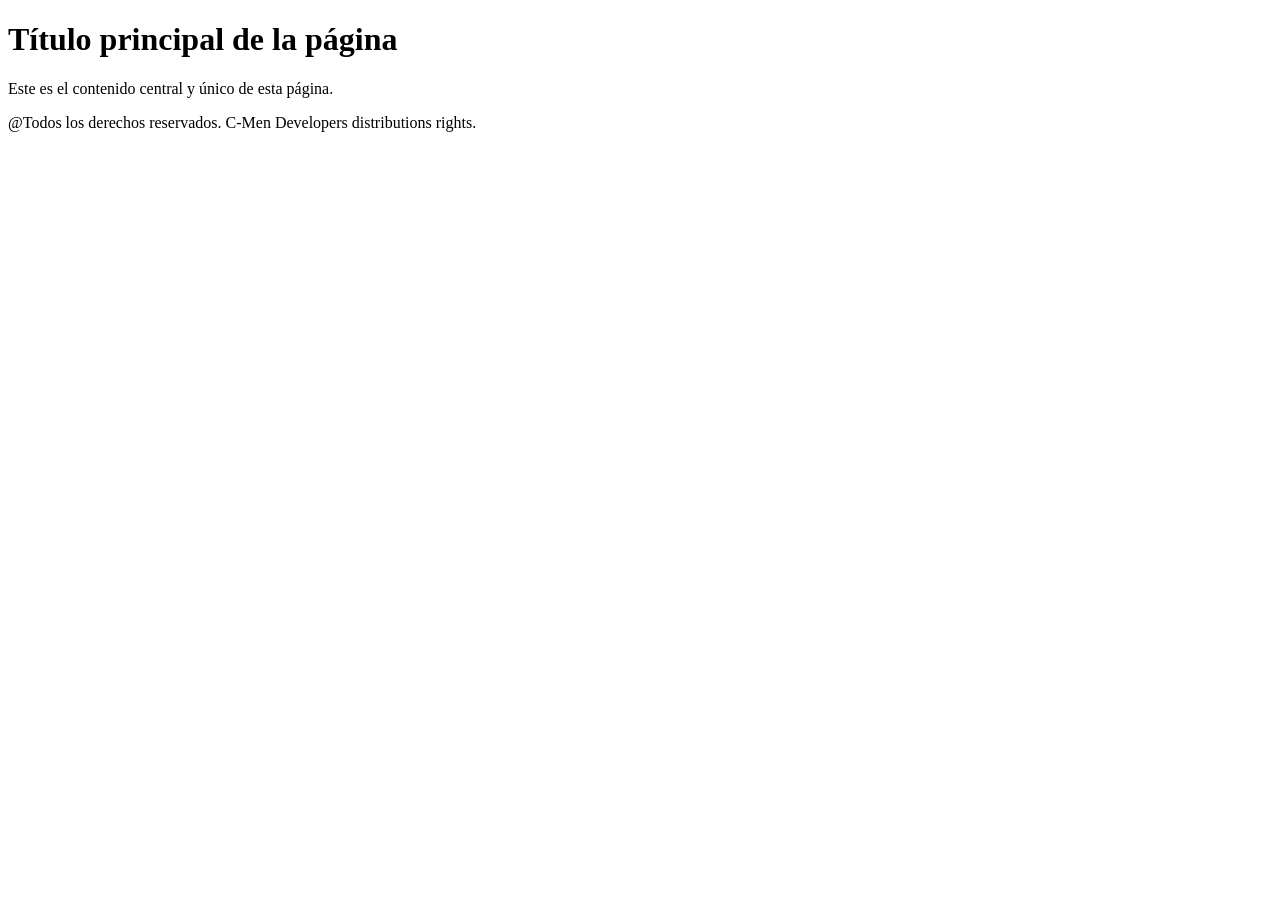
<file: index.html>
<!DOCTYPE html>
<html lang="es">
<body>
    <header>
        <!-- Logo y navegación (no van en main) -->
    </header>

    <main>
        <h1>Título principal de la página</h1>
        <p>Este es el contenido central y único de esta página.</p>
    </main>

    <footer>
        <P>@Todos los derechos reservados. C-Men Developers distributions rights.</P>
    </footer>
</body>
</html>
</file>
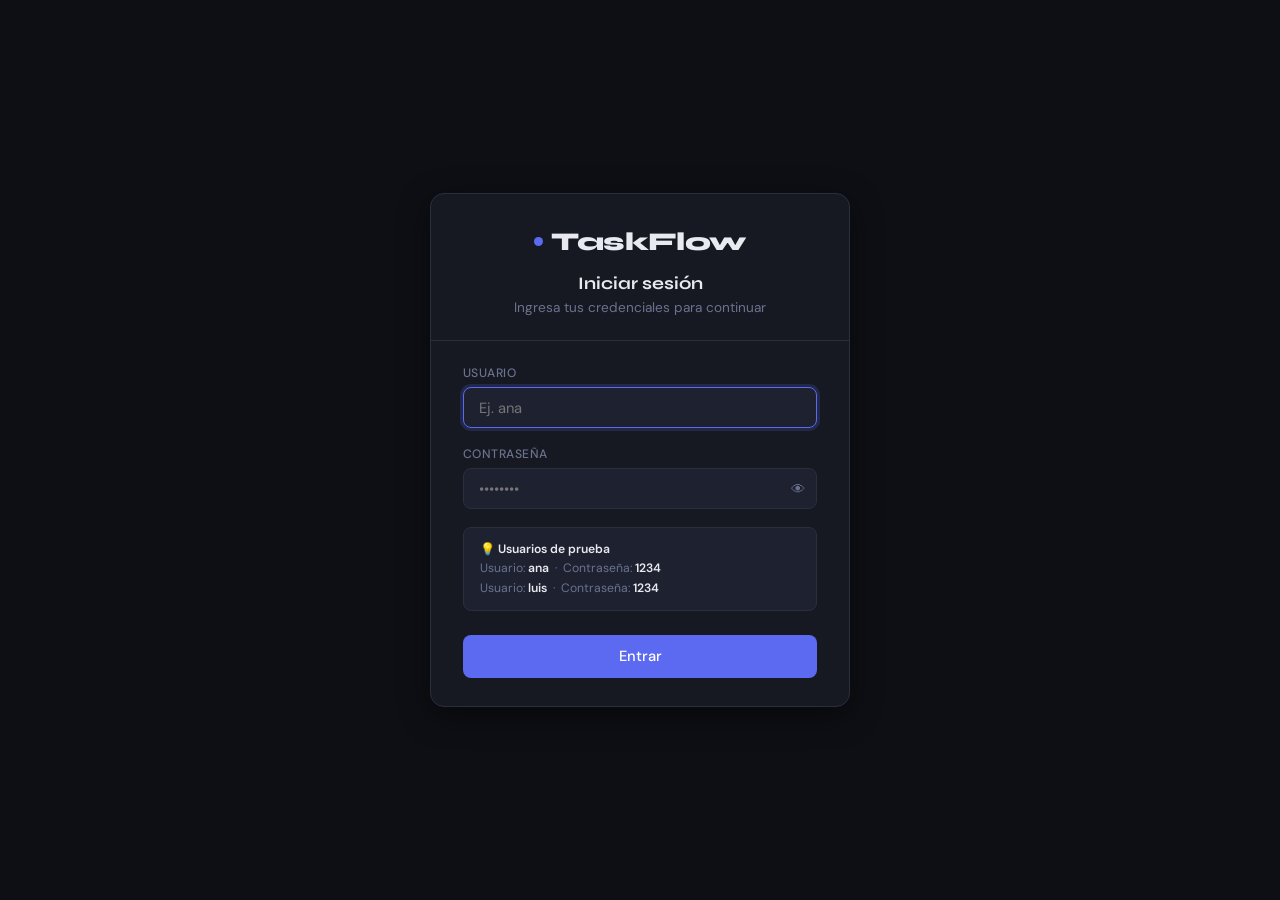
<file: calendar.html>
<!DOCTYPE html>
<html lang="es" data-theme="dark">
<head>
  <meta charset="UTF-8"/><meta name="viewport" content="width=device-width,initial-scale=1.0"/>
  <title>TaskFlow — Calendario</title>
  <link rel="stylesheet" href="styles.css"/>
  <link rel="stylesheet" href="calendar.css"/>
</head>
<body>
<button class="hamburger" id="hamburger">☰</button>
<div class="app">
  <aside class="sidebar" id="sidebar">
    <div class="sidebar-logo"><span class="logo-dot"></span>TaskFlow</div>
    <nav class="sidebar-nav">
      <a href="dashboard.html" class="nav-item"><span class="nav-icon">🏠</span>Dashboard</a>
      <a href="projects.html"  class="nav-item"><span class="nav-icon">📁</span>Proyectos</a>
      <a href="kanban.html"    class="nav-item"><span class="nav-icon">📋</span>Kanban</a>
      <a href="calendar.html"  class="nav-item"><span class="nav-icon">📅</span>Calendario</a>
      <a href="stats.html"     class="nav-item"><span class="nav-icon">📊</span>Estadísticas</a>
      <div class="nav-divider"></div>
      <a href="settings.html"  class="nav-item"><span class="nav-icon">⚙️</span>Configuración</a>
    </nav>
    <div class="sidebar-bottom">
      <div id="sidebarUser"></div>
      <div class="sb-bottom-row"><span class="sidebar-version">v1.0</span><button class="theme-btn" id="themeBtn">🌙</button></div>
    </div>
  </aside>
  <div class="content">
    <header class="page-header">
      <div><h1 class="page-title">Calendario</h1><p class="page-sub">Visualiza tus tareas por fecha de entrega.</p></div>
      <div class="page-actions"><button class="btn btn-ghost" id="todayBtn">Hoy</button></div>
    </header>
    <main class="page-main">
      <div class="legend">
        <div class="legend-item"><div class="legend-dot" style="background:rgba(107,114,144,.5)"></div>Pendiente</div>
        <div class="legend-item"><div class="legend-dot" style="background:rgba(91,106,240,.6)"></div>En Progreso</div>
        <div class="legend-item"><div class="legend-dot" style="background:rgba(126,232,162,.6)"></div>Terminado</div>
      </div>
      <div class="cal-nav">
        <button class="cal-nav-btn" id="prevMonth">◀</button>
        <div class="cal-month" id="calMonthLabel"></div>
        <button class="cal-nav-btn" id="nextMonth">▶</button>
      </div>
      <div class="cal-grid" id="calGrid"></div>
      <div class="day-detail" id="dayDetail" style="display:none"></div>
    </main>
  </div>
</div>
<div id="toastWrap" class="toast-wrap"></div>
<script src="shared.js"></script>
<script>
checkAuth(); seedData(); initTheme(); initNav();

let viewDate = new Date(), selectedDay = null;

renderCalendar();

document.getElementById('prevMonth').addEventListener('click', () => { viewDate.setMonth(viewDate.getMonth()-1); renderCalendar(); });
document.getElementById('nextMonth').addEventListener('click', () => { viewDate.setMonth(viewDate.getMonth()+1); renderCalendar(); });
document.getElementById('todayBtn').addEventListener('click', () => { viewDate = new Date(); selectedDay = null; document.getElementById('dayDetail').style.display='none'; renderCalendar(); });

function renderCalendar() {
  const { tasks, projects } = loadAll();
  const year = viewDate.getFullYear(), month = viewDate.getMonth();
  const today = new Date().toISOString().slice(0,10);
  const visibleTasks = getVisibleTasks(tasks);
  document.getElementById('calMonthLabel').textContent = new Date(year,month,1).toLocaleDateString('es-MX',{month:'long',year:'numeric'});

  const firstDay = new Date(year,month,1).getDay();
  const startOffset = (firstDay===0) ? 6 : firstDay-1;
  const daysInMonth = new Date(year,month+1,0).getDate();
  const daysInPrev  = new Date(year,month,0).getDate();

  const tasksByDay = {};
  visibleTasks.forEach(t => { if (!t.dueDate) return; if (!tasksByDay[t.dueDate]) tasksByDay[t.dueDate]=[]; tasksByDay[t.dueDate].push(t); });

  const DAYS = ['Lun','Mar','Mié','Jue','Vie','Sáb','Dom'];
  let html = DAYS.map(d => `<div class="cal-day-header">${d}</div>`).join('');
  for (let i=startOffset-1; i>=0; i--) html += `<div class="cal-cell other-month"><span class="cal-day-num">${daysInPrev-i}</span></div>`;
  for (let d=1; d<=daysInMonth; d++) {
    const ds = `${year}-${String(month+1).padStart(2,'0')}-${String(d).padStart(2,'0')}`;
    const isT = ds===today, isSel = ds===selectedDay;
    const dayTasks = tasksByDay[ds] || [];
    const chips = dayTasks.slice(0,2).map(t => { const proj=projects.find(p=>p.id===t.projectId); return `<div class="cal-task ${t.status}" title="${escHtml(t.name)} — ${proj?.name||''}">${escHtml(t.name)}</div>`; }).join('');
    const more  = dayTasks.length>2 ? `<div class="cal-more">+${dayTasks.length-2} más</div>` : '';
    html += `<div class="cal-cell${isT||isSel?' today':''}" onclick="selectDay('${ds}')" style="cursor:pointer"><span class="cal-day-num">${d}</span>${chips}${more}</div>`;
  }
  const trail = (startOffset+daysInMonth)%7===0 ? 0 : 7-(startOffset+daysInMonth)%7;
  for (let i=1; i<=trail; i++) html += `<div class="cal-cell other-month"><span class="cal-day-num">${i}</span></div>`;
  document.getElementById('calGrid').innerHTML = html;
  if (selectedDay) renderDayDetail(selectedDay, visibleTasks, projects, loadAll().users);
}

function selectDay(ds) {
  selectedDay = ds;
  const { tasks, projects, users } = loadAll();
  renderDayDetail(ds, getVisibleTasks(tasks), projects, users);
  renderCalendar();
}

function renderDayDetail(ds, tasks, projects, users) {
  const dayTasks = tasks.filter(t => t.dueDate === ds);
  const detail   = document.getElementById('dayDetail');
  const label    = new Date(ds+'T00:00:00').toLocaleDateString('es-MX',{weekday:'long',day:'numeric',month:'long',year:'numeric'});
  const sl = { pending:'Pendiente', in_progress:'En Progreso', done:'Terminado' };
  detail.style.display = 'block';
  detail.innerHTML = `<div class="day-detail-title">📅 ${label}${dayTasks.length ? ` · <span style="color:var(--muted);font-weight:400">${dayTasks.length} tarea${dayTasks.length!==1?'s':''}</span>` : ''}</div>
    ${dayTasks.length
      ? dayTasks.map(t => {
          const proj = projects.find(p=>p.id===t.projectId);
          const at   = Array.isArray(t.assignedTo) ? t.assignedTo : (t.assignedTo?[t.assignedTo]:[]);
          const names = at.map(id => users?.find(u=>u.id===id)?.name).filter(Boolean).join(', ');
          return `<div class="detail-task clickable" onclick="window.location.href='kanban.html?p=${t.projectId}&t=${t.id}'" style="cursor:pointer">
            <span class="badge badge-${t.status}">${sl[t.status]}</span>
            <div style="flex:1">
              <div class="detail-task-name">${escHtml(t.name)}</div>
              ${proj  ? `<div class="detail-proj">📁 ${escHtml(proj.name)}</div>` : ''}
              ${names ? `<div class="detail-proj">👤 ${escHtml(names)}</div>` : ''}
            </div>
            <div style="display:flex;align-items:center;gap:.4rem;flex-shrink:0">
              <span class="badge badge-${t.priority}">${{high:'Alta',medium:'Media',low:'Baja'}[t.priority]}</span>
              <span style="color:var(--accent);font-size:.85rem">→</span>
            </div>
          </div>`;
        }).join('')
      : '<div style="color:var(--muted);font-size:.88rem">No hay tareas para este día.</div>'}`;
}
</script>
</body>
</html>
</file>
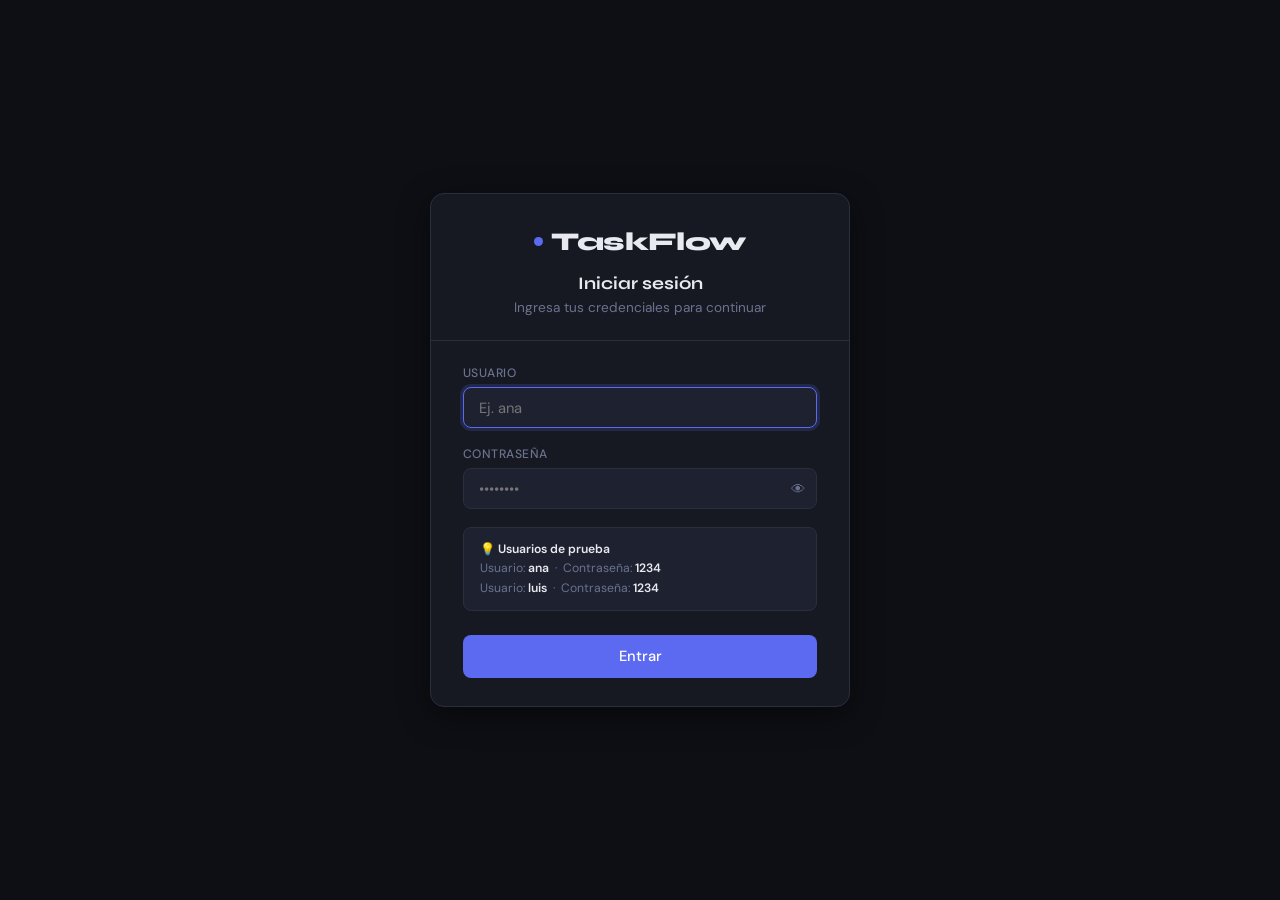
<file: dashboard.html>
<!DOCTYPE html>
<html lang="es" data-theme="dark">
<head>
  <meta charset="UTF-8"/><meta name="viewport" content="width=device-width,initial-scale=1.0"/>
  <title>TaskFlow — Dashboard</title>
  <link rel="stylesheet" href="styles.css"/>
  <link rel="stylesheet" href="dashboard.css"/>
</head>
<body>
<button class="hamburger" id="hamburger">☰</button>
<div class="app">
  <aside class="sidebar" id="sidebar">
    <div class="sidebar-logo"><span class="logo-dot"></span>TaskFlow</div>
    <nav class="sidebar-nav">
      <a href="dashboard.html" class="nav-item"><span class="nav-icon">🏠</span>Dashboard</a>
      <a href="projects.html"  class="nav-item"><span class="nav-icon">📁</span>Proyectos</a>
      <a href="kanban.html"    class="nav-item"><span class="nav-icon">📋</span>Kanban</a>
      <a href="calendar.html"  class="nav-item"><span class="nav-icon">📅</span>Calendario</a>
      <a href="stats.html"     class="nav-item"><span class="nav-icon">📊</span>Estadísticas</a>
      <div class="nav-divider"></div>
      <a href="settings.html"  class="nav-item"><span class="nav-icon">⚙️</span>Configuración</a>
    </nav>
    <div class="sidebar-bottom">
      <div id="sidebarUser"></div>
      <div class="sb-bottom-row"><span class="sidebar-version">v1.0</span><button class="theme-btn" id="themeBtn">🌙</button></div>
    </div>
  </aside>
  <div class="content">
    <header class="page-header">
      <div><h1 class="page-title">Dashboard</h1><p class="page-sub" id="greeting">Bienvenido</p></div>
      <div class="page-actions" id="newProjAction">
        <a href="projects.html" class="btn btn-primary">＋ Nuevo Proyecto</a>
      </div>
    </header>
    <main class="page-main">
      <div class="stats-grid" id="statsGrid"></div>
      <div style="margin-bottom:1.75rem">
        <p class="section-title">Acceso rápido</p>
        <div class="quick-actions">
          <a href="projects.html" class="qa-card"><div class="qa-icon">📁</div><div class="qa-label">Proyectos</div></a>
          <a href="kanban.html"   class="qa-card"><div class="qa-icon">📋</div><div class="qa-label">Kanban</div></a>
          <a href="calendar.html" class="qa-card"><div class="qa-icon">📅</div><div class="qa-label">Calendario</div></a>
          <a href="stats.html"    class="qa-card"><div class="qa-icon">📊</div><div class="qa-label">Estadísticas</div></a>
          <a href="settings.html" class="qa-card"><div class="qa-icon">⚙️</div><div class="qa-label">Config</div></a>
        </div>
      </div>
      <div class="dash-grid">
        <div>
          <p class="section-title">Actividad reciente <span style="color:var(--muted);font-size:.78rem;font-weight:400">(tareas en progreso)</span></p>
          <div id="activityList"></div>
        </div>
        <div>
          <p class="section-title">Progreso de proyectos</p>
          <div id="projMiniList"></div>
        </div>
      </div>
    </main>
  </div>
</div>
<div id="toastWrap" class="toast-wrap"></div>
<script src="shared.js"></script>
<script>
checkAuth(); seedData(); initTheme(); initNav();

function render() {
  const { projects, tasks } = loadAll();
  const myTasks    = getVisibleTasks(tasks);
  const myProjects = getVisibleProjects(projects, tasks);

  // Ocultar "Nuevo Proyecto" al miembro
  if (!isAdmin()) document.getElementById('newProjAction').style.display = 'none';

  const h = new Date().getHours();
  document.getElementById('greeting').textContent = (h < 12 ? 'Buenos días' : h < 19 ? 'Buenas tardes' : 'Buenas noches') + ' 👋';

  const total   = myProjects.length;
  const pending = myTasks.filter(t => t.status === 'pending').length;
  const inProg  = myTasks.filter(t => t.status === 'in_progress').length;
  const done    = myTasks.filter(t => t.status === 'done').length;

  document.getElementById('statsGrid').innerHTML = `
    <div class="stat-card"><div class="stat-icon blue">📁</div><div><div class="stat-value">${total}</div><div class="stat-label">${isAdmin() ? 'Total proyectos' : 'Mis proyectos'}</div></div></div>
    <div class="stat-card"><div class="stat-icon amber">🕐</div><div><div class="stat-value">${pending}</div><div class="stat-label">Tareas pendientes</div></div></div>
    <div class="stat-card"><div class="stat-icon blue">⚡</div><div><div class="stat-value">${inProg}</div><div class="stat-label">En progreso</div></div></div>
    <div class="stat-card"><div class="stat-icon green">✅</div><div><div class="stat-value">${done}</div><div class="stat-label">Completadas</div></div></div>`;

  const actList = document.getElementById('activityList');
  const recent  = myTasks.filter(t => t.status === 'in_progress').slice(0, 6);
  if (!recent.length) {
    actList.innerHTML = '<div class="empty-state" style="padding:2rem"><div class="empty-icon">📭</div><div class="empty-sub">No hay tareas en progreso.</div></div>';
  } else {
    const { users } = loadAll();
    actList.innerHTML = '<div class="activity-list">' + recent.map(t => {
      const proj = projects.find(p => p.id === t.projectId);
      const at   = Array.isArray(t.assignedTo) ? t.assignedTo : [];
      const names = at.map(id => users.find(u => u.id === id)?.name?.split(' ')[0]).filter(Boolean).join(', ');
      return `<div class="activity-item clickable"
           onclick="window.location.href='kanban.html?p=${t.projectId}&t=${t.id}'"
           title="Ir a esta tarea en el Kanban">
        <div class="act-dot" style="background:var(--accent)"></div>
        <div class="act-info">
          <div class="act-name">${escHtml(t.name)}</div>
          <div class="act-proj">${proj ? escHtml(proj.name) : 'Sin proyecto'}${names ? ` · 👤 ${escHtml(names)}` : ''}</div>
        </div>
        <div style="display:flex;align-items:center;gap:.5rem">
          <div class="act-date">${formatDate(t.dueDate)}</div>
          <span style="color:var(--accent);font-size:.78rem">→</span>
        </div>
      </div>`;
    }).join('') + '</div>';
  }

  const projList = document.getElementById('projMiniList');
  if (!myProjects.length) {
    projList.innerHTML = '<div class="empty-state" style="padding:2rem"><div class="empty-icon">📂</div><div class="empty-sub">Sin proyectos aún.</div></div>';
  } else {
    projList.innerHTML = '<div class="proj-mini-list">' + myProjects.map(p => {
      const prog = projectProgress(p.id);
      return `<div class="proj-mini">
        <div class="proj-mini-header">
          <div class="proj-mini-name"><span class="proj-color-dot" style="background:${p.color}"></span>${escHtml(p.name)}</div>
          <div class="proj-mini-pct">${prog.pct}%</div>
        </div>
        <div class="prog-track"><div class="prog-fill" style="width:${prog.pct}%;background:${p.color}"></div></div>
        <div style="font-size:.73rem;color:var(--muted);margin-top:.3rem">${prog.done} de ${prog.total} tareas completadas</div>
      </div>`;
    }).join('') + '</div>';
  }
}
render();
</script>
</body>
</html>
</file>
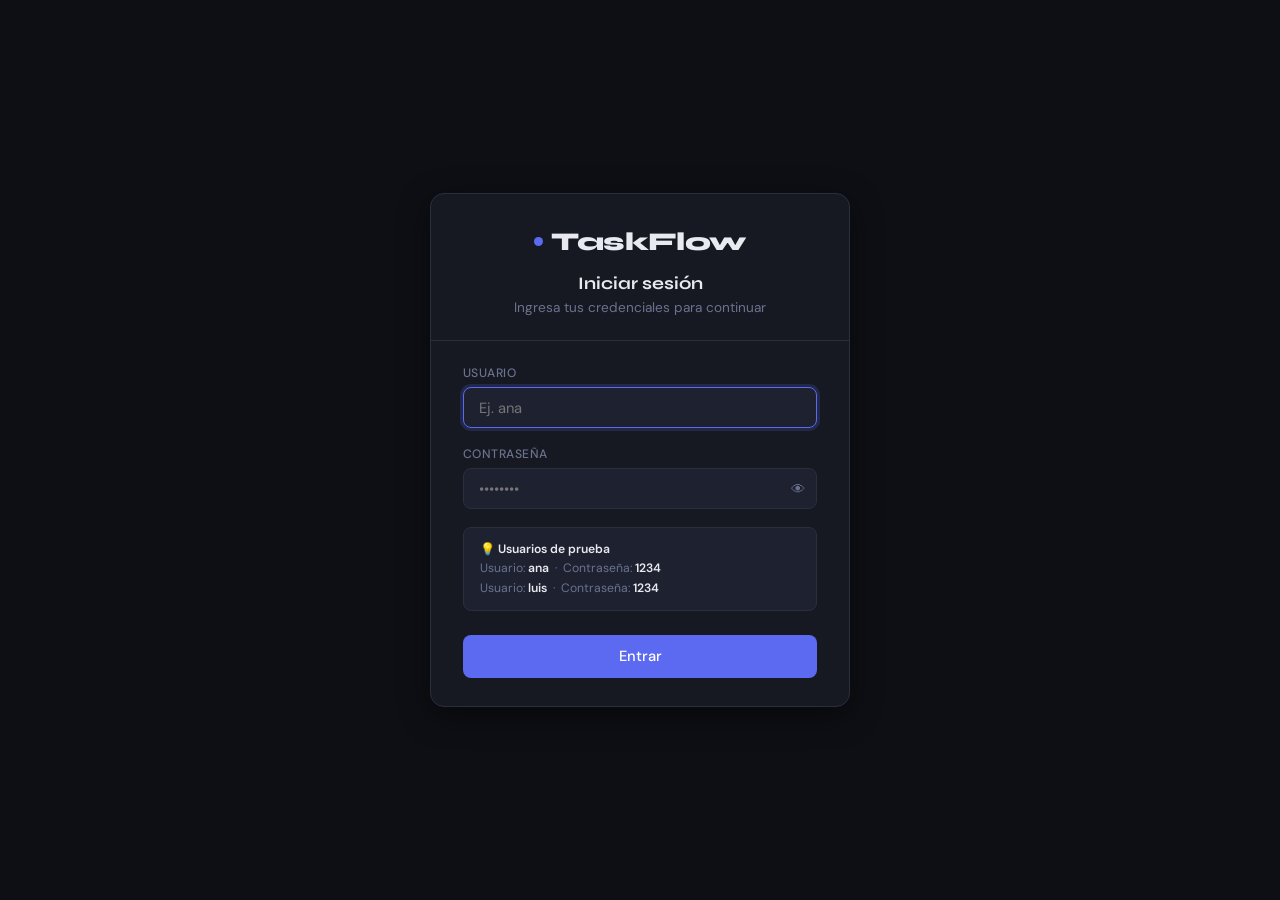
<file: kanban.html>
<!DOCTYPE html>
<html lang="es" data-theme="dark">
<head>
  <meta charset="UTF-8"/><meta name="viewport" content="width=device-width,initial-scale=1.0"/>
  <title>TaskFlow — Kanban</title>
  <link rel="stylesheet" href="styles.css"/>
  <link rel="stylesheet" href="kanban.css"/>
</head>
<body>
<button class="hamburger" id="hamburger">☰</button>
<div class="app">
  <aside class="sidebar" id="sidebar">
    <div class="sidebar-logo"><span class="logo-dot"></span>TaskFlow</div>
    <nav class="sidebar-nav">
      <a href="dashboard.html" class="nav-item"><span class="nav-icon">🏠</span>Dashboard</a>
      <a href="projects.html"  class="nav-item"><span class="nav-icon">📁</span>Proyectos</a>
      <a href="kanban.html"    class="nav-item"><span class="nav-icon">📋</span>Kanban</a>
      <a href="calendar.html"  class="nav-item"><span class="nav-icon">📅</span>Calendario</a>
      <a href="stats.html"     class="nav-item"><span class="nav-icon">📊</span>Estadísticas</a>
      <div class="nav-divider"></div>
      <a href="settings.html"  class="nav-item"><span class="nav-icon">⚙️</span>Configuración</a>
    </nav>
    <div class="sidebar-bottom">
      <div id="sidebarUser"></div>
      <div class="sb-bottom-row"><span class="sidebar-version">v1.0</span><button class="theme-btn" id="themeBtn">🌙</button></div>
    </div>
  </aside>
  <div class="content">
    <header class="page-header">
      <div><h1 class="page-title">Tablero Kanban</h1><p class="page-sub" id="boardSub">Selecciona un proyecto para comenzar.</p></div>
      <div class="page-actions"><button class="btn btn-primary" id="newTaskBtn">＋ Nueva Tarea</button></div>
    </header>
    <main class="page-main">
      <div class="proj-selector"><label>Proyecto:</label><select id="projSelect"></select></div>
      <!-- Filtros admin -->
      <div class="filter-panel" id="filterPanel" style="display:none">
        <div style="display:flex;align-items:center;justify-content:space-between">
          <div class="filter-panel-title">🔍 Filtros</div>
          <div style="display:flex;align-items:center;gap:.75rem"><span class="filter-count" id="filterCount"></span><button class="filter-reset" id="resetFilters">Limpiar filtros</button></div>
        </div>
        <div class="filter-rows">
          <div class="filter-row"><div class="filter-row-label">Estado</div>
            <div class="filter-chips" id="statusChips">
              <button class="fchip active" data-status="all">Todos</button>
              <button class="fchip" data-status="pending">Pendiente</button>
              <button class="fchip" data-status="in_progress">En Progreso</button>
              <button class="fchip" data-status="done">Terminado</button>
            </div></div>
          <div class="filter-row"><div class="filter-row-label">Prioridad</div>
            <div class="filter-chips" id="prioChips">
              <button class="fchip active" data-prio="all">Todas</button>
              <button class="fchip high" data-prio="high">🔴 Alta</button>
              <button class="fchip medium" data-prio="medium">🟡 Media</button>
              <button class="fchip low" data-prio="low">🟢 Baja</button>
            </div></div>
          <div class="filter-row"><div class="filter-row-label">Usuario</div><select id="filterUser" style="max-width:200px;padding:.35rem .75rem;font-size:.8rem"></select></div>
          <div class="filter-row"><div class="filter-row-label">Fecha</div>
            <input type="date" id="filterDateFrom"/><span style="font-size:.78rem;color:var(--muted)">—</span><input type="date" id="filterDateTo"/></div>
        </div>
      </div>
      <div id="boardWrap"></div>
    </main>
  </div>
</div>

<!-- Modal: Crear/Editar Tarea -->
<div class="overlay" id="taskOverlay">
  <div class="modal">
    <div class="modal-header"><h2 class="modal-title" id="taskModalTitle">Nueva Tarea</h2><button class="modal-close" id="taskModalClose">✕</button></div>
    <div class="modal-body">
      <input type="hidden" id="taskEditId"/>
      <div class="form-group"><label class="form-label">Nombre *</label><input type="text" id="taskName" placeholder="Ej. Diseñar pantalla de login" maxlength="80"/><span class="field-error" id="taskNameErr">El nombre es obligatorio.</span></div>
      <div class="form-group"><label class="form-label">Descripción</label><textarea id="taskDesc" placeholder="Detalla lo que hay que hacer…"></textarea></div>
      <div class="form-row">
        <div class="form-group"><label class="form-label">Prioridad</label><select id="taskPriority"><option value="high">🔴 Alta</option><option value="medium" selected>🟡 Media</option><option value="low">🟢 Baja</option></select></div>
        <div class="form-group"><label class="form-label">Estado</label><select id="taskStatus"><option value="pending">Pendiente</option><option value="in_progress">En Progreso</option><option value="done">Terminado</option></select></div>
      </div>
      <div class="form-group"><label class="form-label">Fecha límite</label><input type="date" id="taskDate"/></div>
      <div class="form-group"><label class="form-label">Asignar a <span style="color:var(--muted);font-weight:400;text-transform:none;font-size:.75rem">(puedes seleccionar varios)</span></label>
        <div class="user-checkboxes" id="userCheckboxes"></div></div>
    </div>
    <div class="modal-footer"><button class="btn btn-ghost" id="taskCancel">Cancelar</button><button class="btn btn-primary" id="taskSave">Guardar Tarea</button></div>
  </div>
</div>

<!-- Modal: Confirmar Eliminar Tarea -->
<div class="overlay" id="delTaskOverlay">
  <div class="modal">
    <div class="modal-header"><h2 class="modal-title">¿Eliminar tarea?</h2><button class="modal-close" id="delTaskClose">✕</button></div>
    <div class="modal-body"><p style="color:var(--muted);font-size:.9rem;line-height:1.6">¿Estás seguro de que deseas eliminar la tarea <strong id="delTaskName" style="color:var(--text)"></strong>? Esta acción no se puede deshacer.</p></div>
    <div class="modal-footer"><button class="btn btn-ghost" id="delTaskCancel">Cancelar</button><button class="btn btn-danger" id="delTaskConfirm">Eliminar</button></div>
  </div>
</div>

<div id="toastWrap" class="toast-wrap"></div>
<script src="shared.js"></script>
<script>
checkAuth(); seedData(); initTheme(); initNav();

let currentProjId = '', dragTaskId = '', delTaskTargetId = '';
const filters = { status:'all', priority:'all', userId:'', dateFrom:'', dateTo:'' };
const COLS = [
  { status:'pending',     label:'Pendiente',  icon:'🕐' },
  { status:'in_progress', label:'En Progreso', icon:'⚡' },
  { status:'done',        label:'Terminado',   icon:'✅' },
];

const qp = new URLSearchParams(window.location.search).get('p');
const qt = new URLSearchParams(window.location.search).get('t');
buildProjSelect(qp);
if (isAdmin()) initFilters();
renderBoard();
if (qt) setTimeout(() => highlightTask(qt), 350);

function buildProjSelect(preselect) {
  const { projects, tasks } = loadAll();
  const myP = getVisibleProjects(projects, tasks);
  const sel = document.getElementById('projSelect');
  sel.innerHTML = '<option value="">— Selecciona un proyecto —</option>' +
    myP.map(p => `<option value="${p.id}"${p.id === preselect ? ' selected' : ''}>${escHtml(p.name)}</option>`).join('');
  currentProjId = preselect || '';
  sel.addEventListener('change', () => { currentProjId = sel.value; renderBoard(); });
}

function initFilters() {
  document.getElementById('filterPanel').style.display = 'block';
  const { users } = loadAll();
  const fuSel = document.getElementById('filterUser');
  fuSel.innerHTML = '<option value="">Todos los usuarios</option>' + users.map(u => `<option value="${u.id}">${escHtml(u.name)}</option>`).join('');
  document.querySelectorAll('#statusChips .fchip').forEach(btn => {
    btn.addEventListener('click', () => { document.querySelectorAll('#statusChips .fchip').forEach(b => b.classList.remove('active')); btn.classList.add('active'); filters.status = btn.dataset.status; renderBoard(); });
  });
  document.querySelectorAll('#prioChips .fchip').forEach(btn => {
    btn.addEventListener('click', () => { document.querySelectorAll('#prioChips .fchip').forEach(b => b.classList.remove('active')); btn.classList.add('active'); filters.priority = btn.dataset.prio; renderBoard(); });
  });
  fuSel.addEventListener('change', () => { filters.userId = fuSel.value; renderBoard(); });
  document.getElementById('filterDateFrom').addEventListener('change', e => { filters.dateFrom = e.target.value; renderBoard(); });
  document.getElementById('filterDateTo').addEventListener('change',   e => { filters.dateTo   = e.target.value; renderBoard(); });
  document.getElementById('resetFilters').addEventListener('click', () => {
    filters.status='all'; filters.priority='all'; filters.userId=''; filters.dateFrom=''; filters.dateTo='';
    document.querySelectorAll('#statusChips .fchip').forEach((b,i) => b.classList.toggle('active',i===0));
    document.querySelectorAll('#prioChips .fchip').forEach((b,i)  => b.classList.toggle('active',i===0));
    document.getElementById('filterUser').value=''; document.getElementById('filterDateFrom').value=''; document.getElementById('filterDateTo').value='';
    renderBoard();
  });
}

function applyFilters(tasks) {
  return tasks.filter(t => {
    if (filters.status   !== 'all' && t.status   !== filters.status)   return false;
    if (filters.priority !== 'all' && t.priority !== filters.priority) return false;
    if (filters.userId) { const at = Array.isArray(t.assignedTo) ? t.assignedTo : []; if (!at.includes(filters.userId)) return false; }
    if (filters.dateFrom && t.dueDate && t.dueDate < filters.dateFrom) return false;
    if (filters.dateTo   && t.dueDate && t.dueDate > filters.dateTo)   return false;
    return true;
  });
}

function renderBoard() {
  const wrap = document.getElementById('boardWrap');
  if (!currentProjId) {
    wrap.innerHTML = `<div class="no-project"><div style="font-size:3rem;opacity:.3">📋</div>
      <div style="font-family:'Syne',sans-serif;font-size:1.05rem;color:var(--text);font-weight:700">Selecciona un proyecto</div>
      <p style="font-size:.86rem;max-width:260px;line-height:1.5">Elige un proyecto del menú de arriba para ver su tablero Kanban.</p></div>`;
    return;
  }
  const { tasks, users, projects } = loadAll();
  const proj = projects.find(p => p.id === currentProjId);
  document.getElementById('boardSub').textContent = proj ? `Proyecto: ${proj.name}` : '';

  // Todos pueden crear tareas en proyectos donde están asignados
  document.getElementById('newTaskBtn').style.display = '';

  let projTasks = tasks.filter(t => t.projectId === currentProjId);
  // Miembros solo ven sus tareas
  if (!isAdmin()) {
    const myId = getMyId();
    projTasks = projTasks.filter(t => {
      const at = Array.isArray(t.assignedTo) ? t.assignedTo : [];
      return at.includes(myId);
    });
  }

  const filtered = isAdmin() ? applyFilters(projTasks) : projTasks;
  const fc = document.getElementById('filterCount');
  if (fc) { const active = filters.status!=='all'||filters.priority!=='all'||filters.userId||filters.dateFrom||filters.dateTo; fc.textContent = active ? `${filtered.length} de ${projTasks.length} tareas` : ''; }

  const sortByDate = arr => [...arr].sort((a, b) => {
    if (!a.dueDate && !b.dueDate) return 0;
    if (!a.dueDate) return 1; if (!b.dueDate) return -1;
    return a.dueDate.localeCompare(b.dueDate);
  });

  wrap.innerHTML = `<div class="kanban-board">${COLS.map(col => {
    const colTasks = sortByDate(filtered.filter(t => t.status === col.status));
    return `<div class="kanban-col" data-status="${col.status}"
         ondragover="onDragOver(event,this)" ondragleave="onDragLeave(this)" ondrop="onDrop(event,'${col.status}')">
      <div class="col-header"><div class="col-title">${col.icon} ${col.label}</div><span class="col-count">${colTasks.length}</span></div>
      <div class="col-body" id="col-${col.status}">
        ${colTasks.length ? colTasks.map(t => taskCard(t, users)).join('') : '<div style="flex:1"></div>'}
      </div>
    </div>`;
  }).join('')}</div>`;
}

function taskCard(t, users) {
  const at = Array.isArray(t.assignedTo) ? t.assignedTo : (t.assignedTo ? [t.assignedTo] : []);
  const aUsers = at.map(id => users.find(u => u.id === id)).filter(Boolean);
  const today = new Date().toISOString().slice(0, 10);
  const overdue = t.dueDate && t.dueDate < today && t.status !== 'done';
  const pl = { high:'Alta', medium:'Media', low:'Baja' };
  const maxAv = 3; const shown = aUsers.slice(0, maxAv); const extra = aUsers.length - maxAv;
  const avatarsHtml = aUsers.length
    ? `<div class="task-avatars" title="${aUsers.map(u=>u.name).join(', ')}">${shown.map(u=>`<div class="t-avatar" style="background:${avColor(u.id)}">${u.name.charAt(0)}</div>`).join('')}${extra>0?`<div class="t-avatar t-avatar-more">+${extra}</div>`:''}</div>` : '';
  return `<div class="task-card" draggable="true" data-task-id="${t.id}" data-priority="${t.priority}" ondragstart="onDragStart(event,'${t.id}')">
    <div class="task-card-header">
      <div class="task-name">${escHtml(t.name)}</div>
      <div class="dd-wrap">
        <button class="task-menu-btn" onclick="toggleTaskMenu('${t.id}')">⋯</button>
        <div class="dd-menu" id="tmenu-${t.id}">
          <button class="dd-item" onclick="openTaskModal('${t.id}')">✏️ Editar</button>
          <button class="dd-item danger" onclick="promptDelTask('${t.id}')">🗑️ Eliminar</button>
        </div>
      </div>
    </div>
    ${t.desc ? `<div class="task-desc">${escHtml(t.desc)}</div>` : ''}
    <div class="task-meta">
      <span class="badge badge-${t.priority}">${pl[t.priority]}</span>
      <div style="display:flex;gap:.5rem;align-items:center;flex-wrap:wrap">
        ${avatarsHtml}
        ${t.dueDate ? `<span class="task-date${overdue?' overdue':''}">📅 ${formatDate(t.dueDate)}${overdue?' ⚠️':''}</span>` : ''}
      </div>
    </div>
  </div>`;
}

function highlightTask(taskId) {
  const el = document.querySelector(`[data-task-id="${taskId}"]`);
  if (!el) return;
  el.classList.add('highlighted');
  el.scrollIntoView({ behavior:'smooth', block:'center' });
  setTimeout(() => el.classList.remove('highlighted'), 5200);
}

function onDragStart(e, id) { dragTaskId = id; e.dataTransfer.effectAllowed = 'move'; setTimeout(() => { const el = document.querySelector(`[data-task-id="${id}"]`); if (el) el.classList.add('dragging'); }, 0); }
function onDragOver(e, col) { e.preventDefault(); col.classList.add('drag-over'); }
function onDragLeave(col)   { col.classList.remove('drag-over'); }
function onDrop(e, newStatus) {
  e.preventDefault();
  document.querySelectorAll('.kanban-col').forEach(c => c.classList.remove('drag-over'));
  if (!dragTaskId) return;
  const { tasks } = loadAll();
  const idx = tasks.findIndex(t => t.id === dragTaskId);
  if (idx !== -1 && tasks[idx].status !== newStatus) { tasks[idx].status = newStatus; saveTasks(tasks); showToast(`Tarea movida a "${COLS.find(c=>c.status===newStatus)?.label}".`,'info'); renderBoard(); }
  dragTaskId = '';
}

function openTaskModal(editId, defaultStatus) {
  const { tasks, users } = loadAll();
  const t = editId ? tasks.find(x => x.id === editId) : null;
  const tA = t ? (Array.isArray(t.assignedTo) ? t.assignedTo : (t.assignedTo ? [t.assignedTo] : [])) : [];
  document.getElementById('taskModalTitle').textContent = t ? 'Editar Tarea' : 'Nueva Tarea';
  document.getElementById('taskEditId').value   = t ? t.id : '';
  document.getElementById('taskName').value     = t ? t.name : '';
  document.getElementById('taskDesc').value     = t ? t.desc || '' : '';
  document.getElementById('taskPriority').value = t ? t.priority : 'medium';
  document.getElementById('taskStatus').value   = t ? t.status : (defaultStatus || 'pending');
  document.getElementById('taskDate').value     = t ? t.dueDate || '' : '';
  document.getElementById('taskNameErr').style.display = 'none';
  document.getElementById('userCheckboxes').innerHTML = users.map(u => {
    const ch = tA.includes(u.id);
    return `<label class="user-checkbox-item${ch?' selected':''}">
      <input type="checkbox" value="${u.id}" ${ch?'checked':''} onchange="this.closest('.user-checkbox-item').classList.toggle('selected',this.checked)"/>
      <div class="uc-avatar" style="background:${avColor(u.id)}">${u.name.charAt(0).toUpperCase()}</div>
      <div class="uc-name">${escHtml(u.name)}</div>
      <div class="uc-role">${u.role==='admin'?'🔐':'👤'}</div>
    </label>`;
  }).join('');
  document.getElementById('taskOverlay').classList.add('open');
  setTimeout(() => document.getElementById('taskName').focus(), 80);
}

document.getElementById('newTaskBtn').addEventListener('click', () => {
  if (!currentProjId) { showToast('Selecciona un proyecto primero.', 'warning'); return; }
  openTaskModal(null, 'pending');
});
['taskModalClose','taskCancel'].forEach(id => document.getElementById(id).addEventListener('click', () => document.getElementById('taskOverlay').classList.remove('open')));
document.getElementById('taskOverlay').addEventListener('click', e => { if (e.target.id === 'taskOverlay') document.getElementById('taskOverlay').classList.remove('open'); });

document.getElementById('taskSave').addEventListener('click', () => {
  const name = document.getElementById('taskName').value.trim();
  if (!name) { document.getElementById('taskNameErr').style.display='block'; document.getElementById('taskName').focus(); return; }
  document.getElementById('taskNameErr').style.display = 'none';
  const desc     = document.getElementById('taskDesc').value.trim();
  const priority = document.getElementById('taskPriority').value;
  const status   = document.getElementById('taskStatus').value;
  const dueDate  = document.getElementById('taskDate').value;
  const editId   = document.getElementById('taskEditId').value;
  if (dueDate && isNaN(new Date(dueDate).getTime())) { showToast('La fecha límite no es válida.', 'warning'); return; }
  const assignedTo = [...document.querySelectorAll('#userCheckboxes input[type="checkbox"]:checked')].map(cb => cb.value);
  const { tasks } = loadAll();
  if (editId) { const idx = tasks.findIndex(t => t.id === editId); if (idx !== -1) tasks[idx] = { ...tasks[idx], name, desc, priority, status, assignedTo, dueDate }; showToast('Tarea actualizada.','success'); }
  else { tasks.push({ id:genId('t'), projectId:currentProjId, name, desc, priority, status, assignedTo, dueDate, createdAt:new Date().toISOString() }); showToast('Tarea creada exitosamente.','success'); }
  saveTasks(tasks); renderBoard(); document.getElementById('taskOverlay').classList.remove('open');
});

function promptDelTask(id) {
  closeTaskMenus(); delTaskTargetId = id;
  const { tasks } = loadAll(); const t = tasks.find(x => x.id === id);
  document.getElementById('delTaskName').textContent = t ? t.name : '';
  document.getElementById('delTaskOverlay').classList.add('open');
}
['delTaskClose','delTaskCancel'].forEach(id => document.getElementById(id).addEventListener('click', () => document.getElementById('delTaskOverlay').classList.remove('open')));
document.getElementById('delTaskConfirm').addEventListener('click', () => {
  const { tasks } = loadAll(); saveTasks(tasks.filter(t => t.id !== delTaskTargetId));
  renderBoard(); document.getElementById('delTaskOverlay').classList.remove('open'); showToast('Tarea eliminada.','error');
});

function toggleTaskMenu(id) { const m = document.getElementById('tmenu-'+id); const o = m.classList.contains('open'); closeTaskMenus(); if (!o) m.classList.add('open'); }
function closeTaskMenus() { document.querySelectorAll('.dd-menu.open').forEach(el => el.classList.remove('open')); }
document.addEventListener('click', e => { if (!e.target.classList.contains('task-menu-btn')) closeTaskMenus(); });
</script>
</body>
</html>
</file>
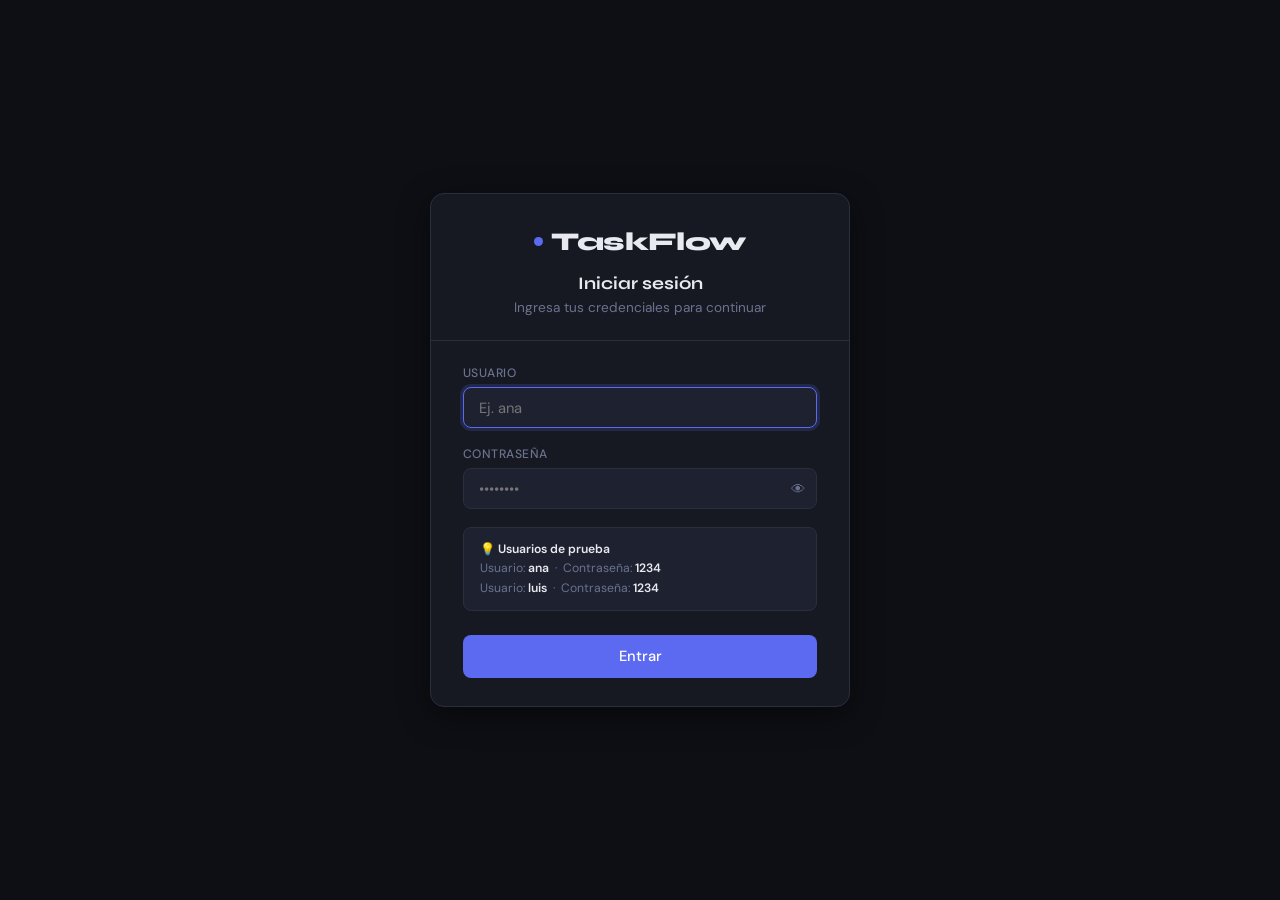
<file: login.html>
<!DOCTYPE html>
<html lang="es" data-theme="dark">
<head>
  <meta charset="UTF-8"/>
  <meta name="viewport" content="width=device-width,initial-scale=1.0"/>
  <title>TaskFlow — Iniciar sesión</title>
  <link rel="stylesheet" href="styles.css"/>
  <link rel="stylesheet" href="login.css"/>
</head>
<body>
<div class="login-page">
  <div class="login-card">
    <div class="login-header">
      <div class="login-logo"><span class="logo-dot"></span>TaskFlow</div>
      <div class="login-title">Iniciar sesión</div>
      <div class="login-sub">Ingresa tus credenciales para continuar</div>
    </div>
    <div class="login-body">
      <div class="login-error-box" id="loginError">
        <span>⚠️</span><span id="loginErrorMsg"></span>
      </div>
      <div class="form-group">
        <label class="form-label">Usuario</label>
        <input type="text" id="inputUsername" placeholder="Ej. ana" autocomplete="username" autocapitalize="none" spellcheck="false"/>
      </div>
      <div class="form-group">
        <label class="form-label">Contraseña</label>
        <div class="pass-wrap">
          <input type="password" id="inputPassword" placeholder="••••••••" autocomplete="current-password"/>
          <button class="pass-toggle" id="togglePass" tabindex="-1" type="button">👁</button>
        </div>
      </div>
      <div class="demo-hint">
        💡 <strong>Usuarios de prueba</strong><br>
        Usuario: <strong>ana</strong> &nbsp;·&nbsp; Contraseña: <strong>1234</strong><br>
        Usuario: <strong>luis</strong> &nbsp;·&nbsp; Contraseña: <strong>1234</strong>
      </div>
    </div>
    <div class="login-footer">
      <button class="btn btn-primary" id="loginBtn" style="width:100%;justify-content:center;padding:.7rem;font-size:.92rem">Entrar</button>
    </div>
  </div>
</div>

<div id="toastWrap" class="toast-wrap"></div>
<script src="shared.js"></script>
<script>
  if (getSession()) window.location.href = 'dashboard.html';
  seedData();
  initTheme();
  document.getElementById('themeBtn') && document.getElementById('themeBtn').addEventListener('click', toggleTheme);

  let passVisible = false;
  document.getElementById('togglePass').addEventListener('click', () => {
    passVisible = !passVisible;
    document.getElementById('inputPassword').type = passVisible ? 'text' : 'password';
    document.getElementById('togglePass').textContent = passVisible ? '🙈' : '👁';
  });

  function attemptLogin() {
    const username = document.getElementById('inputUsername').value.trim().toLowerCase();
    const password = document.getElementById('inputPassword').value;
    const errBox   = document.getElementById('loginError');
    const errMsg   = document.getElementById('loginErrorMsg');
    if (!username || !password) { errMsg.textContent = 'Por favor completa todos los campos.'; errBox.classList.add('visible'); return; }
    const { users } = loadAll();
    const user = users.find(u => (u.username || u.name).toLowerCase() === username && u.password === password);
    if (!user) { errMsg.textContent = 'Usuario o contraseña incorrectos.'; errBox.classList.add('visible'); document.getElementById('inputPassword').value = ''; document.getElementById('inputPassword').focus(); return; }
    errBox.classList.remove('visible');
    setSession(user);
    window.location.href = 'dashboard.html';
  }

  document.getElementById('loginBtn').addEventListener('click', attemptLogin);
  ['inputUsername','inputPassword'].forEach(id => {
    document.getElementById(id).addEventListener('keydown', e => { if (e.key === 'Enter') attemptLogin(); });
    document.getElementById(id).addEventListener('input', () => document.getElementById('loginError').classList.remove('visible'));
  });
  document.getElementById('inputUsername').focus();
</script>
</body>
</html>
</file>
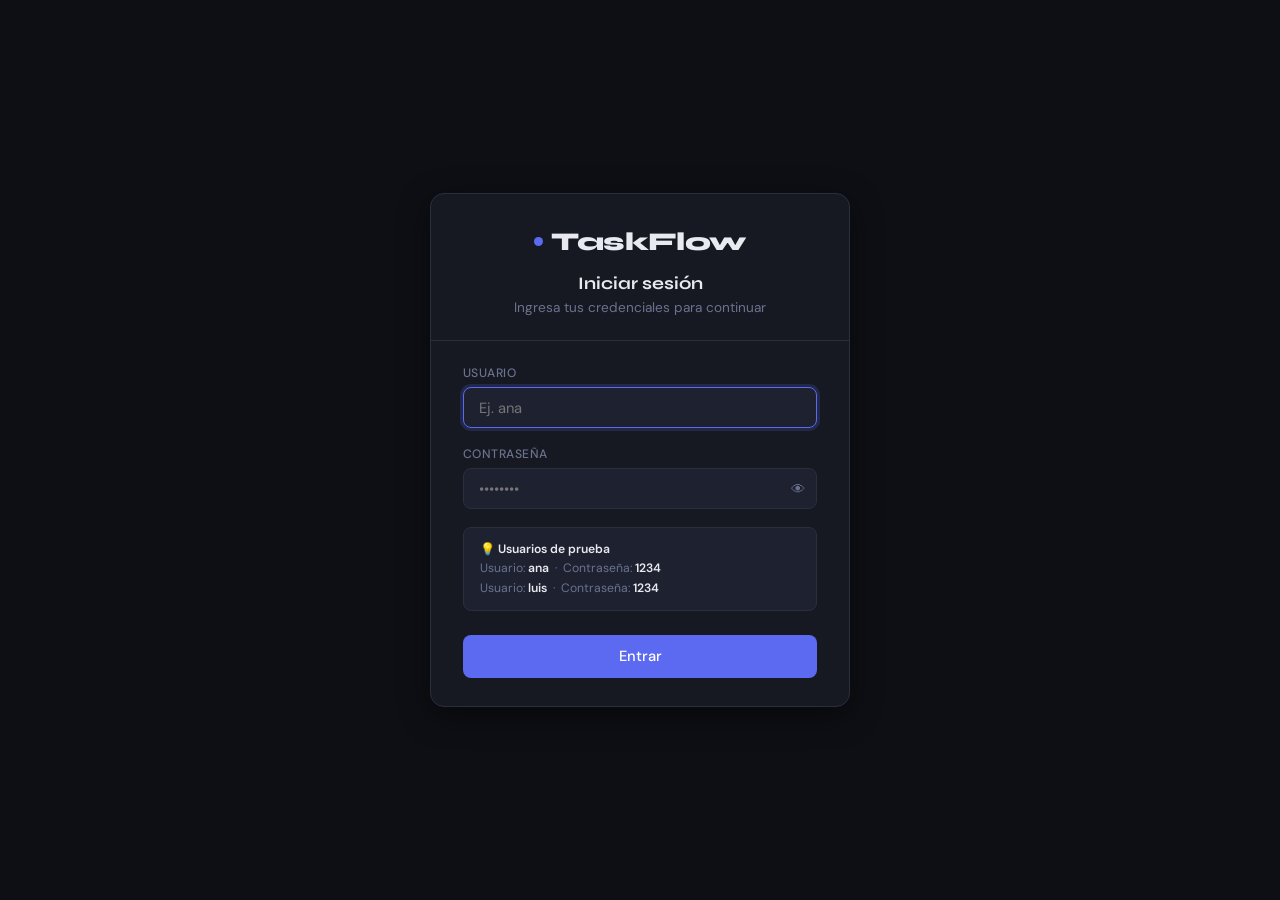
<file: projects.html>
<!DOCTYPE html>
<html lang="es" data-theme="dark">
<head>
  <meta charset="UTF-8"/><meta name="viewport" content="width=device-width,initial-scale=1.0"/>
  <title>TaskFlow — Proyectos</title>
  <link rel="stylesheet" href="styles.css"/>
  <link rel="stylesheet" href="projects.css"/>
</head>
<body>
<button class="hamburger" id="hamburger">☰</button>
<div class="app">
  <aside class="sidebar" id="sidebar">
    <div class="sidebar-logo"><span class="logo-dot"></span>TaskFlow</div>
    <nav class="sidebar-nav">
      <a href="dashboard.html" class="nav-item"><span class="nav-icon">🏠</span>Dashboard</a>
      <a href="projects.html"  class="nav-item"><span class="nav-icon">📁</span>Proyectos</a>
      <a href="kanban.html"    class="nav-item"><span class="nav-icon">📋</span>Kanban</a>
      <a href="calendar.html"  class="nav-item"><span class="nav-icon">📅</span>Calendario</a>
      <a href="stats.html"     class="nav-item"><span class="nav-icon">📊</span>Estadísticas</a>
      <div class="nav-divider"></div>
      <a href="settings.html"  class="nav-item"><span class="nav-icon">⚙️</span>Configuración</a>
    </nav>
    <div class="sidebar-bottom">
      <div id="sidebarUser"></div>
      <div class="sb-bottom-row"><span class="sidebar-version">v1.0</span><button class="theme-btn" id="themeBtn">🌙</button></div>
    </div>
  </aside>
  <div class="content">
    <header class="page-header">
      <div><h1 class="page-title">Proyectos</h1><p class="page-sub" id="projCount">Cargando…</p></div>
      <div class="page-actions"><button class="btn btn-primary" id="newProjBtn">＋ Nuevo Proyecto</button></div>
    </header>
    <main class="page-main">
      <div class="stats-grid" id="statsGrid"></div>
      <div class="filter-bar">
        <div class="search-wrap"><span class="si">🔍</span><input type="text" id="searchInput" placeholder="Buscar proyectos…"/></div>
        <button class="chip active" data-filter="all">Todos</button>
        <button class="chip" data-filter="active">Activos</button>
        <button class="chip" data-filter="paused">Pausados</button>
        <button class="chip" data-filter="inactive">Inactivos</button>
      </div>
      <div class="projects-grid" id="projectsGrid"></div>
    </main>
  </div>
</div>

<!-- Modal: Crear/Editar Proyecto -->
<div class="overlay" id="projOverlay">
  <div class="modal">
    <div class="modal-header"><h2 class="modal-title" id="modalTitle">Nuevo Proyecto</h2><button class="modal-close" id="modalClose">✕</button></div>
    <div class="modal-body">
      <input type="hidden" id="editId"/>
      <div class="form-group"><label class="form-label">Nombre *</label><input type="text" id="projName" placeholder="Ej. Rediseño de sitio web" maxlength="60"/><span class="field-error" id="nameErr">El nombre es obligatorio.</span></div>
      <div class="form-group"><label class="form-label">Descripción</label><textarea id="projDesc" placeholder="¿De qué trata este proyecto?"></textarea></div>
      <div class="form-row">
        <div class="form-group"><label class="form-label">Estado</label><select id="projStatus"><option value="active">Activo</option><option value="paused">Pausado</option><option value="inactive">Inactivo</option></select></div>
        <div class="form-group"><label class="form-label">Fecha límite</label><input type="date" id="projDate"/></div>
      </div>
      <div class="form-group"><label class="form-label">Color</label><div class="swatch-row" id="colorRow"></div></div>
      <div class="form-group">
        <label class="form-label">Miembros <span style="color:var(--muted);font-weight:400;text-transform:none;font-size:.75rem">(pueden ver este proyecto)</span></label>
        <div class="user-search-wrap"><span class="usi">🔍</span><input type="text" id="userSearch" placeholder="Buscar usuario…" autocomplete="off"/></div>
        <div id="projUserList" style="display:flex;flex-direction:column;gap:.4rem;max-height:180px;overflow-y:auto"></div>
      </div>
    </div>
    <div class="modal-footer"><button class="btn btn-ghost" id="cancelBtn">Cancelar</button><button class="btn btn-primary" id="saveBtn">Guardar</button></div>
  </div>
</div>

<!-- Modal: Confirmar Eliminar -->
<div class="overlay" id="confirmOverlay">
  <div class="modal">
    <div class="modal-header"><h2 class="modal-title">¿Eliminar proyecto?</h2><button class="modal-close" id="confirmClose">✕</button></div>
    <div class="modal-body"><p style="color:var(--muted);font-size:.9rem;line-height:1.6">Esto eliminará el proyecto <strong id="delName" style="color:var(--text)"></strong> y todas sus tareas. Esta acción no se puede deshacer.</p></div>
    <div class="modal-footer"><button class="btn btn-ghost" id="confirmCancel">Cancelar</button><button class="btn btn-danger" id="confirmDelete">Eliminar</button></div>
  </div>
</div>

<div id="toastWrap" class="toast-wrap"></div>
<script src="shared.js"></script>
<script>
checkAuth(); seedData(); initTheme(); initNav();

let pFilter = 'all', pSearch = '', selectedColor = COLORS[0], delTargetId = null;

render();

function render() {
  const { projects, tasks } = loadAll();
  const myProjects = getVisibleProjects(projects, tasks);
  const myId = getMyId();

  document.getElementById('projCount').textContent = `${myProjects.length} proyecto${myProjects.length !== 1 ? 's' : ''}`;
  document.getElementById('statsGrid').innerHTML = `
    <div class="stat-card"><div class="stat-icon blue">📁</div><div><div class="stat-value">${myProjects.length}</div><div class="stat-label">${isAdmin() ? 'Total' : 'Mis proyectos'}</div></div></div>
    <div class="stat-card"><div class="stat-icon green">✅</div><div><div class="stat-value">${myProjects.filter(p=>p.status==='active').length}</div><div class="stat-label">Activos</div></div></div>
    <div class="stat-card"><div class="stat-icon amber">⏸</div><div><div class="stat-value">${myProjects.filter(p=>p.status==='paused').length}</div><div class="stat-label">Pausados</div></div></div>
    <div class="stat-card"><div class="stat-icon red">○</div><div><div class="stat-value">${myProjects.filter(p=>p.status==='inactive').length}</div><div class="stat-label">Inactivos</div></div></div>`;

  const list = myProjects.filter(p => {
    const mf = pFilter === 'all' || p.status === pFilter;
    const ms = (p.name||'').toLowerCase().includes(pSearch) || (p.desc||'').toLowerCase().includes(pSearch);
    return mf && ms;
  });

  const grid = document.getElementById('projectsGrid');
  if (!list.length) {
    grid.innerHTML = `<div class="empty-state" style="grid-column:1/-1">
      <div class="empty-icon">📂</div>
      <div class="empty-title">${myProjects.length ? 'Sin resultados' : isAdmin() ? 'Aún no hay proyectos' : 'Sin proyectos asignados'}</div>
      <p class="empty-sub">${myProjects.length ? 'Prueba otro filtro.' : isAdmin() ? 'Crea tu primer proyecto.' : 'Aparecerán aquí cuando te asignen a uno.'}</p>
    </div>`;
    return;
  }

  const sb = { active:`<span class="badge badge-active">● Activo</span>`, paused:`<span class="badge badge-paused">⏸ Pausado</span>`, inactive:`<span class="badge badge-inactive">○ Inactivo</span>` };
  const { users } = loadAll();

  grid.innerHTML = list.map(p => {
    const pid = p.id || '', pName = p.name || 'Sin nombre', pDesc = p.desc || '', pStatus = p.status || 'inactive', pColor = p.color || COLORS[0], pDueDate = p.dueDate || '';
    const assigned = Array.isArray(p.assignedUsers) ? p.assignedUsers : [];
    const prog = projectProgress(pid);
    const maxAv = 4;
    const shownUsers = assigned.slice(0, maxAv).map(id => users.find(u => u.id === id)).filter(Boolean);
    const extra = assigned.length - maxAv;
    const avatarsHtml = shownUsers.length
      ? `<div class="proj-avatars" title="${shownUsers.map(u => u.name).join(', ')}">${shownUsers.map(u => `<div class="p-avatar" style="background:${avColor(u.id)}">${u.name.charAt(0)}</div>`).join('')}${extra > 0 ? `<div class="p-avatar p-avatar-more">+${extra}</div>` : ''}</div>` : '';
    const canManage = isAdmin() || p.createdBy === myId;
    const menuItems = canManage
      ? `<button class="dd-item" onclick="openModal('${pid}')">✏️ Editar</button><a href="kanban.html?p=${pid}" class="dd-item">📋 Ver Kanban</a><button class="dd-item danger" onclick="promptDelete('${pid}')">🗑️ Eliminar</button>`
      : `<a href="kanban.html?p=${pid}" class="dd-item">📋 Ver Kanban</a>`;
    return `<div class="project-card" style="--card-color:${pColor}">
      <div class="card-header">
        <div class="card-title">${escHtml(pName)}</div>
        <div class="dd-wrap"><button class="card-menu-btn" onclick="toggleMenu('${pid}')">⋯</button>
          <div class="dd-menu" id="menu-${pid}">${menuItems}</div></div>
      </div>
      <p class="card-desc">${escHtml(pDesc || 'Sin descripción.')}</p>
      <div class="card-meta">${sb[pStatus] || sb.inactive}${pDueDate ? `<span class="card-date">📅 ${formatDate(pDueDate)}</span>` : ''}</div>
      ${avatarsHtml}
      <div class="card-footer">
        <div class="prog-wrap"><div class="prog-meta"><span>Progreso</span><span>${prog.pct}%</span></div><div class="prog-track"><div class="prog-fill" style="width:${prog.pct}%;background:${pColor}"></div></div></div>
        <span class="task-count">${prog.done}/${prog.total} tareas</span>
      </div>
    </div>`;
  }).join('');
}

function toggleMenu(id) { const m = document.getElementById('menu-'+id); const o = m.classList.contains('open'); closeMenus(); if (!o) m.classList.add('open'); }
function closeMenus() { document.querySelectorAll('.dd-menu.open').forEach(el => el.classList.remove('open')); }
document.addEventListener('click', e => { if (!e.target.classList.contains('card-menu-btn')) closeMenus(); });

function openModal(editId) {
  const { projects, users } = loadAll();
  const p = editId ? projects.find(x => x.id === editId) : null;
  const pAssigned = p ? (Array.isArray(p.assignedUsers) ? p.assignedUsers : []) : [];
  document.getElementById('modalTitle').textContent = p ? 'Editar Proyecto' : 'Nuevo Proyecto';
  document.getElementById('editId').value  = p ? p.id : '';
  document.getElementById('projName').value = p ? p.name : '';
  document.getElementById('projDesc').value = p ? p.desc || '' : '';
  document.getElementById('projStatus').value = p ? p.status : 'active';
  document.getElementById('projDate').value = p ? p.dueDate || '' : '';
  selectedColor = p ? p.color || COLORS[0] : COLORS[0];
  document.getElementById('nameErr').style.display = 'none';
  renderSwatches();
  renderUserList(users, '', pAssigned);
  const si = document.getElementById('userSearch'); si.value = '';
  si.oninput = () => {
    const pA = [...document.querySelectorAll('#projUserList input[type="checkbox"]:checked')].map(c => c.value);
    renderUserList(users, si.value.toLowerCase().trim(), pA);
  };
  document.getElementById('projOverlay').classList.add('open');
  setTimeout(() => document.getElementById('projName').focus(), 80);
}

function renderUserList(users, query, selected) {
  const filt = query ? users.filter(u => u.name.toLowerCase().includes(query) || (u.username||'').toLowerCase().includes(query)) : users;
  if (!filt.length) { document.getElementById('projUserList').innerHTML = `<div class="user-search-empty">Sin resultados para "${escHtml(query)}"</div>`; return; }
  document.getElementById('projUserList').innerHTML = filt.map(u => {
    const ch = (Array.isArray(selected) ? selected : []).includes(u.id);
    return `<label class="proj-user-item${ch ? ' selected' : ''}">
      <input type="checkbox" value="${u.id}" ${ch ? 'checked' : ''} onchange="this.closest('.proj-user-item').classList.toggle('selected',this.checked)"/>
      <div class="pu-avatar" style="background:${avColor(u.id)}">${u.name.charAt(0).toUpperCase()}</div>
      <div class="pu-name">${escHtml(u.name)}</div>
      <div class="pu-role">${u.role === 'admin' ? '🔐 Admin' : '👤 Miembro'}</div>
    </label>`;
  }).join('');
}

function renderSwatches() {
  document.getElementById('colorRow').innerHTML = COLORS.map(c =>
    `<div class="swatch${c === selectedColor ? ' sel' : ''}" style="background:${c}" onclick="pickColor('${c}',this)"></div>`
  ).join('');
}
function pickColor(c, el) { selectedColor = c; document.querySelectorAll('.swatch').forEach(s => s.classList.remove('sel')); el.classList.add('sel'); }

function closeModal() { document.getElementById('projOverlay').classList.remove('open'); }
document.getElementById('newProjBtn').addEventListener('click', () => openModal(null));
document.getElementById('modalClose').addEventListener('click', closeModal);
document.getElementById('cancelBtn').addEventListener('click', closeModal);
document.getElementById('projOverlay').addEventListener('click', e => { if (e.target.id === 'projOverlay') closeModal(); });

document.getElementById('saveBtn').addEventListener('click', () => {
  const name    = document.getElementById('projName').value.trim();
  const desc    = document.getElementById('projDesc').value.trim();
  const status  = document.getElementById('projStatus').value;
  const dueDate = document.getElementById('projDate').value;
  const editId  = document.getElementById('editId').value;
  let assignedUsers = [...document.querySelectorAll('#projUserList input[type="checkbox"]:checked')].map(cb => cb.value);
  const myId = getMyId();
  if (myId && !assignedUsers.includes(myId)) assignedUsers.push(myId);
  if (!name) { document.getElementById('nameErr').style.display = 'block'; document.getElementById('projName').focus(); return; }
  document.getElementById('nameErr').style.display = 'none';
  if (dueDate && isNaN(new Date(dueDate).getTime())) { showToast('La fecha límite no es válida.', 'warning'); return; }
  const { projects } = loadAll();
  if (editId) {
    const idx = projects.findIndex(p => p.id === editId);
    if (idx !== -1) projects[idx] = { ...projects[idx], name, desc, status, dueDate, color: selectedColor, assignedUsers };
    showToast('Proyecto actualizado exitosamente.', 'success');
  } else {
    projects.unshift({ id: genId('p'), name, desc, status, dueDate, color: selectedColor, assignedUsers, createdBy: myId, createdAt: new Date().toISOString() });
    showToast('Proyecto creado exitosamente.', 'success');
  }
  saveProjects(projects); render(); closeModal();
});

function promptDelete(id) {
  closeMenus(); delTargetId = id;
  const { projects } = loadAll(); const p = projects.find(x => x.id === id);
  document.getElementById('delName').textContent = p ? p.name : '';
  document.getElementById('confirmOverlay').classList.add('open');
}
['confirmClose','confirmCancel'].forEach(id => document.getElementById(id).addEventListener('click', () => document.getElementById('confirmOverlay').classList.remove('open')));
document.getElementById('confirmDelete').addEventListener('click', () => {
  const { projects, tasks } = loadAll();
  saveProjects(projects.filter(p => p.id !== delTargetId));
  saveTasks(tasks.filter(t => t.projectId !== delTargetId));
  render(); document.getElementById('confirmOverlay').classList.remove('open');
  showToast('Proyecto eliminado.', 'error');
});

document.querySelectorAll('.chip').forEach(btn => {
  btn.addEventListener('click', () => {
    document.querySelectorAll('.chip').forEach(b => b.classList.remove('active'));
    btn.classList.add('active'); pFilter = btn.dataset.filter; render();
  });
});
document.getElementById('searchInput').addEventListener('input', e => { pSearch = e.target.value.toLowerCase().trim(); render(); });
</script>
</body>
</html>
</file>
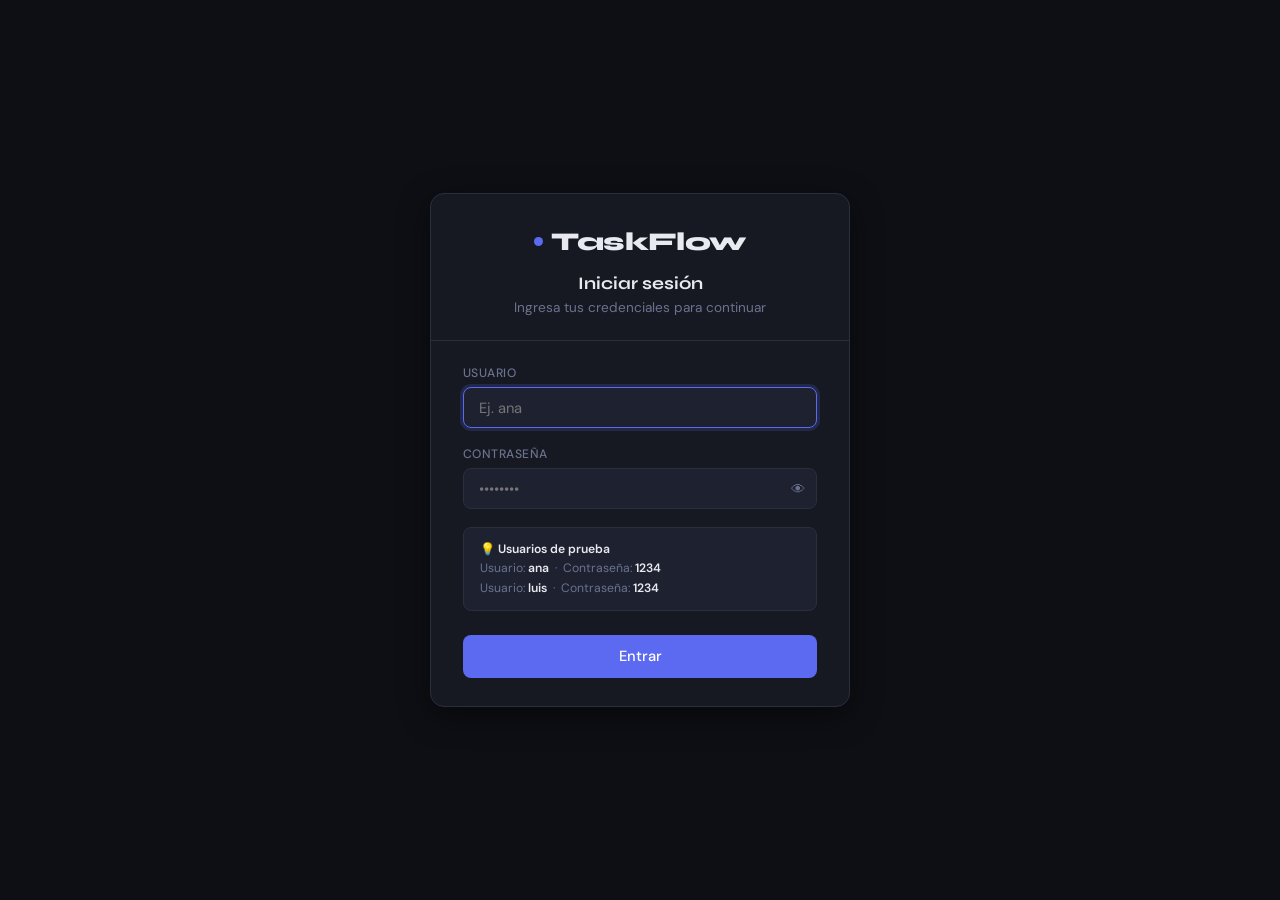
<file: settings.html>
<!DOCTYPE html>
<html lang="es" data-theme="dark">
<head>
  <meta charset="UTF-8"/><meta name="viewport" content="width=device-width,initial-scale=1.0"/>
  <title>TaskFlow — Configuración</title>
  <link rel="stylesheet" href="styles.css"/>
  <link rel="stylesheet" href="settings.css"/>
</head>
<body>
<button class="hamburger" id="hamburger">☰</button>
<div class="app">
  <aside class="sidebar" id="sidebar">
    <div class="sidebar-logo"><span class="logo-dot"></span>TaskFlow</div>
    <nav class="sidebar-nav">
      <a href="dashboard.html" class="nav-item"><span class="nav-icon">🏠</span>Dashboard</a>
      <a href="projects.html"  class="nav-item"><span class="nav-icon">📁</span>Proyectos</a>
      <a href="kanban.html"    class="nav-item"><span class="nav-icon">📋</span>Kanban</a>
      <a href="calendar.html"  class="nav-item"><span class="nav-icon">📅</span>Calendario</a>
      <a href="stats.html"     class="nav-item"><span class="nav-icon">📊</span>Estadísticas</a>
      <div class="nav-divider"></div>
      <a href="settings.html"  class="nav-item"><span class="nav-icon">⚙️</span>Configuración</a>
    </nav>
    <div class="sidebar-bottom">
      <div id="sidebarUser"></div>
      <div class="sb-bottom-row"><span class="sidebar-version">v1.0</span><button class="theme-btn" id="themeBtn">🌙</button></div>
    </div>
  </aside>
  <div class="content">
    <header class="page-header">
      <div><h1 class="page-title">Configuración</h1><p class="page-sub" id="settingsSub">Gestiona los perfiles de usuario.</p></div>
    </header>
    <main class="page-main">

      <!-- ── VISTA ADMIN ── -->
      <div id="viewAdmin" class="settings-layout" style="display:none">
        <div class="setting-section">
          <div class="section-head"><span class="section-head-icon">👥</span><div><div class="section-head-title">Perfiles de usuario</div><div class="section-head-sub">Agrega miembros. Cada usuario necesita usuario y contraseña para iniciar sesión.</div></div></div>
          <div class="section-body">
            <div class="user-list" id="userList"></div>
            <div class="add-user-form">
              <div class="add-user-grid">
                <div class="form-group"><label class="form-label">Nombre completo *</label><input type="text" id="newName" placeholder="Ej. Carlos Pérez" maxlength="40"/></div>
                <div class="form-group"><label class="form-label">Usuario *</label><input type="text" id="newUsername" placeholder="Ej. carlos" maxlength="30" autocapitalize="none" spellcheck="false"/></div>
                <div class="form-group"><label class="form-label">Contraseña *</label><div class="pass-field"><input type="password" id="newPassword" placeholder="Mínimo 4 caracteres" maxlength="50"/><button class="pass-eye" id="eyeBtn" type="button" tabindex="-1">👁</button></div></div>
                <div class="form-group"><label class="form-label">Rol</label><select id="newRole"><option value="member">👤 Miembro</option><option value="admin">🔐 Administrador</option></select></div>
              </div>
              <div><button class="btn btn-primary" id="addUserBtn">Agregar usuario</button></div>
              <div id="formErrors" style="display:none"><span class="field-error" style="display:block" id="formErrMsg"></span></div>
            </div>
          </div>
        </div>
        <div class="setting-section">
          <div class="section-head"><span class="section-head-icon">💾</span><div><div class="section-head-title">Datos del sistema</div><div class="section-head-sub">Exporta o importa todos los datos en formato JSON.</div></div></div>
          <div class="section-body">
            <div style="display:flex;gap:.65rem;flex-wrap:wrap">
              <button class="btn btn-ghost" id="exportBtn">📤 Exportar JSON</button>
              <button class="btn btn-ghost" id="importBtn">📥 Importar JSON</button>
              <input type="file" id="importFile" accept=".json" style="display:none"/>
            </div>
            <p style="font-size:.78rem;color:var(--muted);line-height:1.6">La exportación incluye todos los proyectos, tareas y usuarios. Al importar, los datos actuales serán reemplazados.</p>
          </div>
        </div>
        <div class="setting-section" style="border-color:rgba(240,91,106,.35)">
          <div class="section-head" style="background:rgba(240,91,106,.05);border-color:rgba(240,91,106,.2)"><span class="section-head-icon">⚠️</span><div><div class="section-head-title" style="color:var(--danger)">Zona de peligro</div><div class="section-head-sub">Acciones irreversibles sobre los datos.</div></div></div>
          <div class="section-body">
            <div style="display:flex;align-items:center;justify-content:space-between;flex-wrap:wrap;gap:.75rem">
              <div><div style="font-size:.9rem;font-weight:500">Eliminar todos los datos</div><div style="font-size:.78rem;color:var(--muted);margin-top:.15rem">Borra proyectos, tareas y miembros. Los administradores se conservan.</div></div>
              <button class="btn btn-danger" id="clearBtn">🗑️ Limpiar todo</button>
            </div>
          </div>
        </div>
      </div>

      <!-- ── VISTA MIEMBRO ── -->
      <div id="viewMember" class="settings-layout" style="display:none">
        <div class="setting-section">
          <div class="section-head"><span class="section-head-icon">💾</span><div><div class="section-head-title">Mis datos</div><div class="section-head-sub">Exporta o importa proyectos y tareas. Los usuarios no se incluyen.</div></div></div>
          <div class="section-body">
            <div style="display:flex;gap:.65rem;flex-wrap:wrap">
              <button class="btn btn-ghost" id="memberExportBtn">📤 Exportar mis datos</button>
              <button class="btn btn-ghost" id="memberImportBtn">📥 Importar datos</button>
              <input type="file" id="memberImportFile" accept=".json" style="display:none"/>
            </div>
            <p style="font-size:.78rem;color:var(--muted);line-height:1.6">La exportación incluye proyectos y tareas únicamente. Al importar, los proyectos y tareas actuales serán reemplazados.</p>
          </div>
        </div>
      </div>

    </main>
  </div>
</div>

<!-- Modal: Eliminar usuario -->
<div class="overlay" id="delUserOverlay">
  <div class="modal">
    <div class="modal-header"><h2 class="modal-title">¿Eliminar usuario?</h2><button class="modal-close" id="delUserClose">✕</button></div>
    <div class="modal-body">
      <p style="color:var(--muted);font-size:.9rem;line-height:1.6">¿Deseas eliminar a <strong id="delUserName" style="color:var(--text)"></strong>? Sus tareas quedarán sin asignar.</p>
      <div id="delAdminPassSection" style="display:none;flex-direction:column;gap:.5rem;margin-top:.75rem">
        <p style="color:var(--accent);font-size:.82rem">⚠️ Este usuario es administrador. Ingresa su contraseña para confirmar la eliminación.</p>
        <div class="form-group"><label class="form-label">Contraseña del administrador</label><input type="password" id="delAdminPass" placeholder="••••••••"/></div>
        <span style="color:var(--danger);font-size:.78rem;display:none" id="delAdminPassErr">Contraseña incorrecta. Inténtalo de nuevo.</span>
      </div>
    </div>
    <div class="modal-footer"><button class="btn btn-ghost" id="delUserCancel">Cancelar</button><button class="btn btn-danger" id="delUserConfirm">Eliminar</button></div>
  </div>
</div>

<!-- Modal: Limpiar datos -->
<div class="overlay" id="clearOverlay">
  <div class="modal">
    <div class="modal-header"><h2 class="modal-title">¿Eliminar todos los datos?</h2><button class="modal-close" id="clearClose">✕</button></div>
    <div class="modal-body"><p style="color:var(--muted);font-size:.9rem;line-height:1.6">Esto eliminará permanentemente todos los proyectos, tareas y usuarios miembros. <strong style="color:var(--accent)">Los administradores serán conservados.</strong> <strong style="color:var(--danger)">No se puede deshacer.</strong></p></div>
    <div class="modal-footer"><button class="btn btn-ghost" id="clearCancel">Cancelar</button><button class="btn btn-danger" id="clearConfirm">Sí, eliminar todo</button></div>
  </div>
</div>

<div id="toastWrap" class="toast-wrap"></div>
<script src="shared.js"></script>
<script>
checkAuth(); seedData(); initTheme(); initNav();

const AVATAR_COLORS = ['#5b6af0','#7ee8a2','#f0a05b','#f05b6a','#a05bf0','#5bc8f0'];
function avatarColor(id) { let s=0; for(let i=0;i<id.length;i++) s+=id.charCodeAt(i); return AVATAR_COLORS[s%AVATAR_COLORS.length]; }

let delUserTargetId = null, passShown = false;

// ── Mostrar vista según rol ──
if (isAdmin()) {
  document.getElementById('viewAdmin').style.display = '';
  document.getElementById('settingsSub').textContent = 'Gestiona los perfiles de usuario.';
  initAdminSettings();
} else {
  document.getElementById('viewMember').style.display = '';
  document.getElementById('settingsSub').textContent = 'Exporta o importa tus proyectos y tareas.';
  initMemberSettings();
}

// ── ADMIN ─────────────────────────────────────
function initAdminSettings() {
  renderUsers();

  // Toggle contraseña
  document.getElementById('eyeBtn').addEventListener('click', () => {
    passShown = !passShown;
    document.getElementById('newPassword').type = passShown ? 'text' : 'password';
    document.getElementById('eyeBtn').textContent = passShown ? '🙈' : '👁';
  });

  // Agregar usuario
  document.getElementById('addUserBtn').addEventListener('click', addUser);
  ['newName','newUsername','newPassword'].forEach(id => document.getElementById(id).addEventListener('keydown', e => { if (e.key==='Enter') addUser(); }));

  // Export/Import
  document.getElementById('exportBtn').addEventListener('click', () => {
    const data = loadAll();
    const blob = new Blob([JSON.stringify(data,null,2)], {type:'application/json'});
    const url  = URL.createObjectURL(blob); const a=document.createElement('a');
    a.href=url; a.download=`taskflow_backup_${new Date().toISOString().slice(0,10)}.json`; a.click(); URL.revokeObjectURL(url);
    showToast('Datos exportados exitosamente.','success');
  });
  document.getElementById('importBtn').addEventListener('click', () => document.getElementById('importFile').click());
  document.getElementById('importFile').addEventListener('change', e => {
    const file=e.target.files[0]; if(!file)return;
    const reader=new FileReader();
    reader.onload=ev=>{try{const data=JSON.parse(ev.target.result);if(!Array.isArray(data.projects)||!Array.isArray(data.tasks)||!Array.isArray(data.users))throw new Error();saveProjects(data.projects);saveTasks(data.tasks);saveUsers(data.users);renderUsers();showToast('Datos importados exitosamente.','success');}catch{showToast('Error: el archivo JSON no es válido.','warning');}e.target.value='';};
    reader.readAsText(file);
  });

  // Limpiar todo (conserva admins)
  document.getElementById('clearBtn').addEventListener('click', () => document.getElementById('clearOverlay').classList.add('open'));
  ['clearClose','clearCancel'].forEach(id => document.getElementById(id).addEventListener('click', () => document.getElementById('clearOverlay').classList.remove('open')));
  document.getElementById('clearConfirm').addEventListener('click', () => {
    const { users } = loadAll();
    saveProjects([]); saveTasks([]); saveUsers(users.filter(u => u.role==='admin'));
    document.getElementById('clearOverlay').classList.remove('open');
    renderUsers(); showToast('Datos eliminados. Los administradores fueron conservados.','error');
  });

  // Delete user modal
  ['delUserClose','delUserCancel'].forEach(id => document.getElementById(id).addEventListener('click', resetDelModal));
  document.getElementById('delUserConfirm').addEventListener('click', confirmDelUser);
}

function renderUsers() {
  const { users } = loadAll();
  const list = document.getElementById('userList');
  if (!users.length) { list.innerHTML = '<div style="font-size:.84rem;color:var(--muted)">No hay usuarios registrados.</div>'; return; }
  list.innerHTML = users.map(u => {
    const isA  = u.role === 'admin';
    const color = avatarColor(u.id);
    const uname = u.username || u.name.toLowerCase().split(' ')[0];
    return `<div class="user-item">
      <div class="user-avatar" style="background:${color}">${u.name.charAt(0).toUpperCase()}</div>
      <div class="user-info">
        <div class="user-name">${escHtml(u.name)}</div>
        <div class="user-username">@${escHtml(uname)} · <span class="user-role-badge ${isA?'role-admin':'role-member'}">${isA?'🔐 Admin':'👤 Miembro'}</span></div>
      </div>
      <button class="user-del" onclick="promptDelUser('${u.id}')" title="Eliminar">✕</button>
    </div>`;
  }).join('');
}

function showFE(msg) { document.getElementById('formErrMsg').textContent=msg; document.getElementById('formErrors').style.display='block'; }
function clearFE()   { document.getElementById('formErrors').style.display='none'; }

function addUser() {
  const name     = document.getElementById('newName').value.trim();
  const username = document.getElementById('newUsername').value.trim().toLowerCase();
  const password = document.getElementById('newPassword').value;
  const role     = document.getElementById('newRole').value;
  if (!name)           { showFE('El nombre completo es obligatorio.'); document.getElementById('newName').focus(); return; }
  if (!username)       { showFE('El nombre de usuario es obligatorio.'); document.getElementById('newUsername').focus(); return; }
  if (!password)       { showFE('La contraseña es obligatoria.'); document.getElementById('newPassword').focus(); return; }
  if (password.length < 4) { showFE('La contraseña debe tener al menos 4 caracteres.'); document.getElementById('newPassword').focus(); return; }
  const { users } = loadAll();
  if (users.find(u => (u.username||'').toLowerCase()===username)) { showFE(`El usuario "@${username}" ya existe.`); document.getElementById('newUsername').focus(); return; }
  clearFE();
  users.push({ id:genId('u'), name, username, password, role });
  saveUsers(users);
  document.getElementById('newName').value=document.getElementById('newUsername').value=document.getElementById('newPassword').value='';
  document.getElementById('newRole').value='member';
  renderUsers(); showToast(`Usuario "@${username}" creado exitosamente.`,'success');
}

function promptDelUser(id) {
  const { users } = loadAll(); const u = users.find(x => x.id===id); if (!u) return;
  if (u.role==='admin' && users.filter(x=>x.role==='admin').length<=1) { showToast('No puedes eliminar al único administrador del sistema.','warning'); return; }
  delUserTargetId = id;
  document.getElementById('delUserName').textContent = u.name;
  const ps = document.getElementById('delAdminPassSection');
  if (u.role==='admin') { ps.style.display='flex'; ps.style.flexDirection='column'; } else { ps.style.display='none'; }
  document.getElementById('delAdminPass').value='';
  document.getElementById('delAdminPassErr').style.display='none';
  document.getElementById('delUserOverlay').classList.add('open');
}

function resetDelModal() {
  document.getElementById('delAdminPass').value='';
  document.getElementById('delAdminPassSection').style.display='none';
  document.getElementById('delAdminPassErr').style.display='none';
  document.getElementById('delUserOverlay').classList.remove('open');
}

function confirmDelUser() {
  const { users, tasks, projects } = loadAll();
  const target = users.find(u => u.id===delUserTargetId); if (!target) return;
  if (target.role==='admin') {
    const entered = document.getElementById('delAdminPass').value;
    if (entered !== target.password) { document.getElementById('delAdminPassErr').style.display='block'; document.getElementById('delAdminPass').focus(); return; }
  }
  const uid = delUserTargetId;
  saveUsers(users.filter(u => u.id!==uid));
  saveTasks(tasks.map(t => { const at=Array.isArray(t.assignedTo)?t.assignedTo:(t.assignedTo?[t.assignedTo]:[]); return {...t,assignedTo:at.filter(id=>id!==uid)}; }));
  saveProjects(projects.map(p => ({...p, assignedUsers:Array.isArray(p.assignedUsers)?p.assignedUsers.filter(id=>id!==uid):[], createdBy:p.createdBy===uid?null:p.createdBy})));
  const sess = getSession();
  if (sess && sess.id===uid) { logout(); return; }
  renderUsers(); resetDelModal(); showToast(`Usuario "${target.name}" eliminado.`,'error');
}

// ── MIEMBRO ────────────────────────────────────
function initMemberSettings() {
  document.getElementById('memberExportBtn').addEventListener('click', () => {
    const { projects, tasks } = loadAll();
    const blob = new Blob([JSON.stringify({projects,tasks},null,2)],{type:'application/json'});
    const url  = URL.createObjectURL(blob); const a=document.createElement('a');
    a.href=url; a.download=`taskflow_datos_${new Date().toISOString().slice(0,10)}.json`; a.click(); URL.revokeObjectURL(url);
    showToast('Proyectos y tareas exportados.','success');
  });
  document.getElementById('memberImportBtn').addEventListener('click', () => document.getElementById('memberImportFile').click());
  document.getElementById('memberImportFile').addEventListener('change', e => {
    const file=e.target.files[0]; if(!file)return;
    const reader=new FileReader();
    reader.onload=ev=>{try{const data=JSON.parse(ev.target.result);if(!Array.isArray(data.projects)||!Array.isArray(data.tasks))throw new Error();saveProjects(data.projects);saveTasks(data.tasks);showToast('Proyectos y tareas importados correctamente.','success');}catch{showToast('Error: el archivo JSON no es válido.','warning');}e.target.value='';};
    reader.readAsText(file);
  });
}
</script>
</body>
</html>
</file>
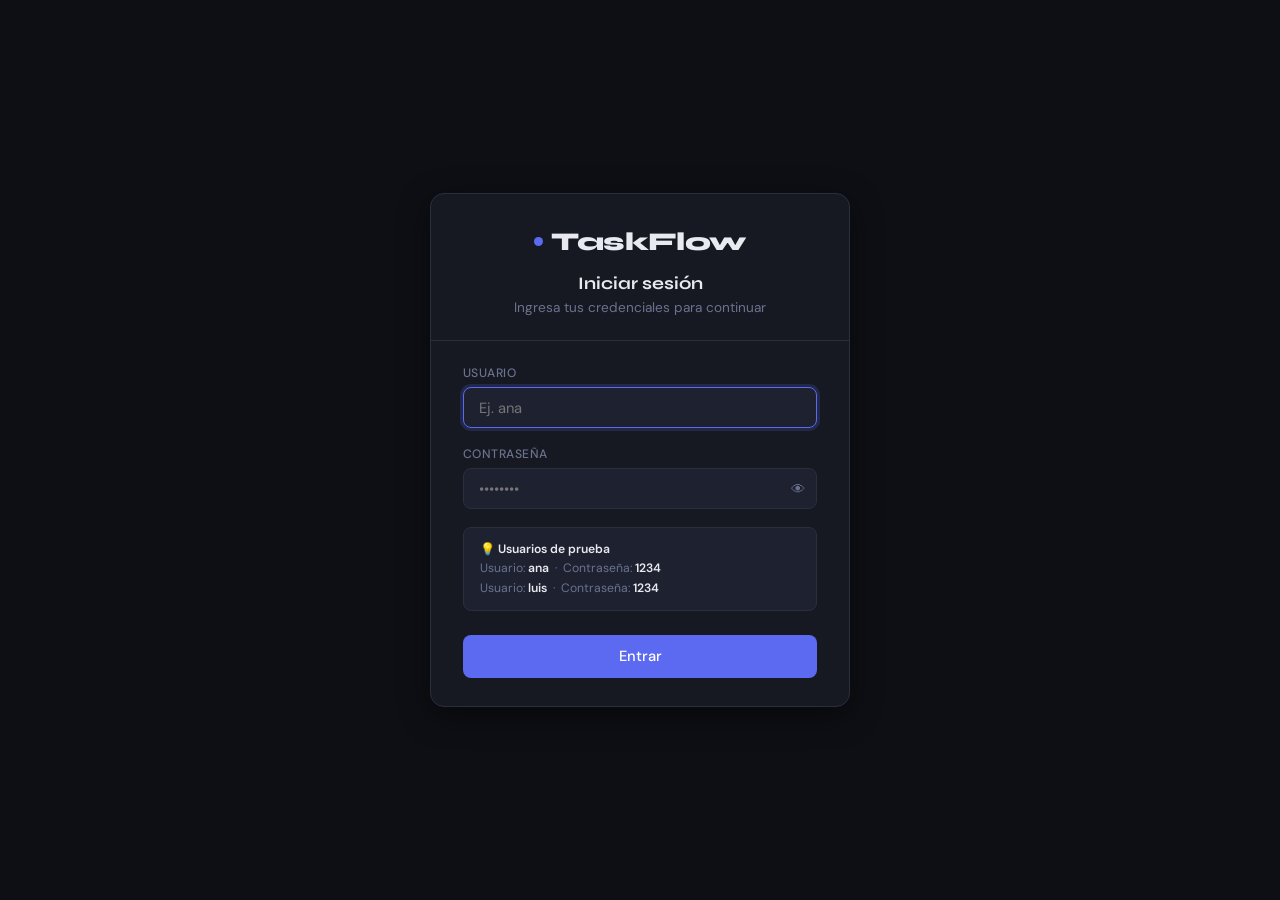
<file: stats.html>
<!DOCTYPE html>
<html lang="es" data-theme="dark">
<head>
  <meta charset="UTF-8"/><meta name="viewport" content="width=device-width,initial-scale=1.0"/>
  <title>TaskFlow — Estadísticas</title>
  <link rel="stylesheet" href="styles.css"/>
  <link rel="stylesheet" href="stats.css"/>
</head>
<body>
<button class="hamburger" id="hamburger">☰</button>
<div class="app">
  <aside class="sidebar" id="sidebar">
    <div class="sidebar-logo"><span class="logo-dot"></span>TaskFlow</div>
    <nav class="sidebar-nav">
      <a href="dashboard.html" class="nav-item"><span class="nav-icon">🏠</span>Dashboard</a>
      <a href="projects.html"  class="nav-item"><span class="nav-icon">📁</span>Proyectos</a>
      <a href="kanban.html"    class="nav-item"><span class="nav-icon">📋</span>Kanban</a>
      <a href="calendar.html"  class="nav-item"><span class="nav-icon">📅</span>Calendario</a>
      <a href="stats.html"     class="nav-item"><span class="nav-icon">📊</span>Estadísticas</a>
      <div class="nav-divider"></div>
      <a href="settings.html"  class="nav-item"><span class="nav-icon">⚙️</span>Configuración</a>
    </nav>
    <div class="sidebar-bottom">
      <div id="sidebarUser"></div>
      <div class="sb-bottom-row"><span class="sidebar-version">v1.0</span><button class="theme-btn" id="themeBtn">🌙</button></div>
    </div>
  </aside>
  <div class="content">
    <header class="page-header">
      <div><h1 class="page-title">Estadísticas</h1><p class="page-sub">Resumen del progreso de tareas y proyectos.</p></div>
    </header>
    <main class="page-main">
      <div class="stats-grid" id="statsGrid"></div>
      <div class="stats-layout">
        <div class="chart-card"><div class="chart-title">Distribución de tareas</div>
          <div class="donut-wrap"><svg class="donut-svg" width="140" height="140" viewBox="0 0 140 140" id="donutSvg"></svg><div class="donut-legend" id="donutLegend"></div></div></div>
        <div class="chart-card"><div class="chart-title">Tareas por prioridad</div><div class="priority-bars" id="priorityBars"></div></div>
        <div class="chart-card" style="grid-column:1/-1"><div class="chart-title">Progreso por proyecto</div><div class="proj-progress-list" id="projProgressList"></div></div>
      </div>
    </main>
  </div>
</div>
<div id="toastWrap" class="toast-wrap"></div>
<script src="shared.js"></script>
<script>
checkAuth(); seedData(); initTheme(); initNav();

function render() {
  const { tasks, projects } = loadAll();
  const myTasks    = getVisibleTasks(tasks);
  const myProjects = getVisibleProjects(projects, tasks);

  const total  = myTasks.length;
  const pending = myTasks.filter(t=>t.status==='pending').length;
  const inProg  = myTasks.filter(t=>t.status==='in_progress').length;
  const done    = myTasks.filter(t=>t.status==='done').length;
  const high    = myTasks.filter(t=>t.priority==='high').length;
  const medium  = myTasks.filter(t=>t.priority==='medium').length;
  const low     = myTasks.filter(t=>t.priority==='low').length;

  document.getElementById('statsGrid').innerHTML = `
    <div class="stat-card"><div class="stat-icon blue">📋</div><div><div class="stat-value">${total}</div><div class="stat-label">${isAdmin()?'Total tareas':'Mis tareas'}</div></div></div>
    <div class="stat-card"><div class="stat-icon amber">🕐</div><div><div class="stat-value">${pending}</div><div class="stat-label">Pendientes</div></div></div>
    <div class="stat-card"><div class="stat-icon blue">⚡</div><div><div class="stat-value">${inProg}</div><div class="stat-label">En progreso</div></div></div>
    <div class="stat-card"><div class="stat-icon green">✅</div><div><div class="stat-value">${done}</div><div class="stat-label">Completadas</div></div></div>`;

  const cx=70,cy=70,r=50,sw=18,ci=2*Math.PI*r;
  const segs=[{label:'Pendiente',count:pending,color:'#6b7290'},{label:'En Progreso',count:inProg,color:'#5b6af0'},{label:'Terminado',count:done,color:'#7ee8a2'}];
  let off=0; const pct=total?Math.round(done/total*100):0;
  const paths = total===0
    ? `<circle cx="${cx}" cy="${cy}" r="${r}" fill="none" stroke="var(--border)" stroke-width="${sw}"/>`
    : segs.map(s=>{const len=(s.count/total)*ci;const pa=`<circle cx="${cx}" cy="${cy}" r="${r}" fill="none" stroke="${s.color}" stroke-width="${sw}" stroke-dasharray="${len} ${ci-len}" stroke-dashoffset="${ci-off}" transform="rotate(-90 ${cx} ${cy})"/>`;off+=len;return pa;}).join('');
  document.getElementById('donutSvg').innerHTML=`<circle cx="${cx}" cy="${cy}" r="${r}" fill="none" stroke="var(--surface2)" stroke-width="${sw}"/>${paths}<text x="${cx}" y="${cy-4}" text-anchor="middle" fill="var(--text)" font-family="Syne,sans-serif" font-weight="800" font-size="18">${pct}%</text><text x="${cx}" y="${cy+14}" text-anchor="middle" fill="var(--muted)" font-size="10">completado</text>`;
  document.getElementById('donutLegend').innerHTML=segs.map(s=>`<div class="legend-row"><div class="legend-color" style="background:${s.color}"></div><span style="color:var(--muted)">${s.label}</span><span class="legend-val">${s.count}</span></div>`).join('');

  const maxPrio = Math.max(high,medium,low,1);
  document.getElementById('priorityBars').innerHTML=[{label:'Alta',count:high,color:'#f05b6a'},{label:'Media',count:medium,color:'#f0a05b'},{label:'Baja',count:low,color:'#7ee8a2'}]
    .map(p=>`<div class="pbar-row"><div class="pbar-header"><span>${p.label}</span><span style="color:var(--muted)">${p.count} tarea${p.count!==1?'s':''}</span></div><div class="pbar-track"><div class="pbar-fill" style="width:${(p.count/maxPrio)*100}%;background:${p.color}"></div></div></div>`).join('');

  if (!myProjects.length) { document.getElementById('projProgressList').innerHTML=`<div class="empty-state" style="padding:2rem"><div class="empty-icon">📂</div><div class="empty-sub">${isAdmin()?'Sin proyectos aún.':'No tienes proyectos asignados.'}</div></div>`; return; }
  document.getElementById('projProgressList').innerHTML=myProjects.map(p=>{
    const prog=projectProgress(p.id);
    return`<div class="proj-prog-item"><div class="proj-prog-header"><div class="proj-prog-name"><span class="proj-color-dot" style="background:${p.color}"></span>${escHtml(p.name)}</div><div class="proj-prog-stats">${prog.done}/${prog.total} tareas · ${prog.pct}%</div></div><div class="prog-track" style="height:8px"><div class="prog-fill" style="width:${prog.pct}%;background:${p.color}"></div></div>${p.dueDate?`<div style="font-size:.73rem;color:var(--muted);margin-top:.35rem">Fecha límite: ${formatDate(p.dueDate)}</div>`:''}</div>`;
  }).join('');
}
render();
</script>
</body>
</html>
</file>
<file: styles.css>
/* ═══════════════════════════════════════════════
   TASKFLOW — Estilos Compartidos
   ═══════════════════════════════════════════════ */

@import url('https://fonts.googleapis.com/css2?family=Syne:wght@400;600;700;800&family=DM+Sans:ital,wght@0,300;0,400;0,500;1,300&display=swap');

/* ── TOKENS ──────────────────────────────────── */
:root {
  --bg:        #0d0f14;
  --surface:   #161921;
  --surface2:  #1e2230;
  --border:    #2a2f3d;
  --accent:    #5b6af0;
  --accent2:   #7ee8a2;
  --accent3:   #f0a05b;
  --text:      #e8eaf0;
  --muted:     #6b7290;
  --danger:    #f05b6a;
  --sidebar-w: 220px;
  --radius:    14px;
  --radius-sm: 8px;
  --shadow:    0 8px 32px rgba(0,0,0,.45);
  --tr:        .22s cubic-bezier(.4,0,.2,1);
}
[data-theme="light"] {
  --bg:      #f0f2f8;
  --surface: #ffffff;
  --surface2:#e8eaf2;
  --border:  #d0d4e8;
  --text:    #1a1d2e;
  --muted:   #7a7f9a;
  --shadow:  0 8px 32px rgba(0,0,0,.12);
}

/* ── RESET ───────────────────────────────────── */
*, *::before, *::after { box-sizing: border-box; margin: 0; padding: 0; }
html { font-size: 16px; }
body {
  font-family: 'DM Sans', sans-serif;
  background: var(--bg);
  color: var(--text);
  min-height: 100vh;
  transition: background var(--tr), color var(--tr);
}
a { color: inherit; text-decoration: none; }
ul { list-style: none; }
button { cursor: pointer; border: none; background: none; font-family: inherit; color: inherit; }
input, textarea, select {
  font-family: inherit; font-size: .92rem;
  color: var(--text); background: var(--surface2);
  border: 1.5px solid var(--border);
  border-radius: var(--radius-sm);
  padding: .6rem .95rem; width: 100%; outline: none;
  transition: border-color var(--tr), box-shadow var(--tr);
}
input:focus, textarea:focus, select:focus {
  border-color: var(--accent);
  box-shadow: 0 0 0 3px rgba(91,106,240,.18);
}
textarea { resize: vertical; min-height: 78px; }
::-webkit-scrollbar { width: 5px; height: 5px; }
::-webkit-scrollbar-track { background: transparent; }
::-webkit-scrollbar-thumb { background: var(--border); border-radius: 99px; }

/* ── APP SHELL ───────────────────────────────── */
.app { display: flex; min-height: 100vh; }

/* ── SIDEBAR ─────────────────────────────────── */
.sidebar {
  width: var(--sidebar-w);
  background: var(--surface);
  border-right: 1px solid var(--border);
  display: flex; flex-direction: column;
  position: fixed; top:0; left:0; bottom:0;
  z-index: 100;
  transition: transform var(--tr), background var(--tr);
}
.sidebar-logo {
  padding: 1.4rem 1.2rem 1rem;
  font-family: 'Syne', sans-serif; font-weight: 800;
  font-size: 1.2rem; letter-spacing: -.02em;
  border-bottom: 1px solid var(--border);
  margin-bottom: .5rem;
  display: flex; align-items: center; gap: .5rem;
}
.logo-dot {
  width: 9px; height: 9px; border-radius: 50%;
  background: var(--accent); flex-shrink: 0;
}
.sidebar-nav { flex:1; padding: .5rem .65rem; display: flex; flex-direction: column; gap: .15rem; }
.nav-item {
  display: flex; align-items: center; gap: .7rem;
  padding: .6rem .85rem; border-radius: var(--radius-sm);
  font-size: .87rem; font-weight: 500; color: var(--muted);
  transition: all var(--tr);
}
.nav-item:hover { background: var(--surface2); color: var(--text); }
.nav-item.active { background: rgba(91,106,240,.12); color: var(--accent); }
.nav-icon { font-size: .95rem; width: 20px; text-align: center; flex-shrink: 0; }
.nav-divider { height:1px; background: var(--border); margin: .5rem 0; }
.sidebar-bottom {
  padding: .7rem .8rem;
  border-top: 1px solid var(--border);
  display: flex; align-items: center; justify-content: space-between;
}
.sidebar-version { font-size: .7rem; color: var(--muted); }
.theme-btn {
  width: 30px; height: 30px; border-radius: var(--radius-sm);
  display: flex; align-items: center; justify-content: center;
  background: var(--surface2); border: 1px solid var(--border);
  font-size: .85rem; transition: all var(--tr);
}
.theme-btn:hover { border-color: var(--accent); }

/* ── CONTENT ─────────────────────────────────── */
.content { margin-left: var(--sidebar-w); flex:1; display: flex; flex-direction: column; }
.page-header {
  padding: 1.4rem 2rem; border-bottom: 1px solid var(--border);
  display: flex; align-items: flex-start;
  justify-content: space-between; gap: 1rem;
  background: var(--surface); position: sticky; top:0; z-index:50;
}
.page-title { font-family: 'Syne', sans-serif; font-weight:700; font-size:1.45rem; line-height:1.1; }
.page-sub { color: var(--muted); font-size: .85rem; margin-top: .25rem; }
.page-actions { display:flex; align-items:center; gap:.65rem; flex-shrink:0; }
.page-main { padding: 1.75rem 2rem; flex:1; }

/* ── BUTTONS ─────────────────────────────────── */
.btn {
  display: inline-flex; align-items: center; gap: .4rem;
  padding: .5rem 1.15rem; border-radius: var(--radius-sm);
  font-size: .86rem; font-weight: 500;
  transition: all var(--tr); white-space: nowrap;
}
.btn-primary { background: var(--accent); color: #fff; }
.btn-primary:hover { background: #4655d8; transform: translateY(-1px); box-shadow: 0 4px 14px rgba(91,106,240,.4); }
.btn-ghost { background: var(--surface2); color: var(--text); border: 1px solid var(--border); }
.btn-ghost:hover { border-color: var(--accent); color: var(--accent); }
.btn-danger { background: var(--danger); color: #fff; }
.btn-danger:hover { background: #d94757; }
.btn-sm { padding: .32rem .75rem; font-size: .78rem; }
.icon-btn {
  width: 32px; height: 32px; border-radius: var(--radius-sm);
  display: flex; align-items: center; justify-content: center;
  background: var(--surface2); border: 1px solid var(--border);
  font-size: .9rem; transition: all var(--tr);
}
.icon-btn:hover { border-color: var(--accent); color: var(--accent); }

/* ── FORM ────────────────────────────────────── */
.form-group { display: flex; flex-direction: column; gap: .38rem; }
.form-label { font-size: .76rem; font-weight: 500; color: var(--muted); text-transform: uppercase; letter-spacing: .04em; }
.form-row { display: grid; grid-template-columns: 1fr 1fr; gap: .9rem; }
.field-error { color: var(--danger); font-size: .78rem; display: none; }

/* ── STATS GRID ──────────────────────────────── */
.stats-grid {
  display: grid; grid-template-columns: repeat(auto-fill, minmax(190px,1fr));
  gap: 1rem; margin-bottom: 1.75rem;
}
.stat-card {
  background: var(--surface); border: 1px solid var(--border);
  border-radius: var(--radius); padding: 1.1rem 1.3rem;
  display: flex; align-items: center; gap: .9rem;
  transition: border-color var(--tr);
}
.stat-card:hover { border-color: var(--accent); }
.stat-icon {
  font-size: 1.3rem; width: 42px; height: 42px;
  border-radius: 10px; display: flex; align-items: center; justify-content: center; flex-shrink:0;
}
.stat-icon.blue  { background: rgba(91,106,240,.15); }
.stat-icon.green { background: rgba(126,232,162,.15); }
.stat-icon.amber { background: rgba(240,160,91,.15); }
.stat-icon.red   { background: rgba(240,91,106,.15); }
.stat-value { font-family: 'Syne', sans-serif; font-size:1.7rem; font-weight:800; line-height:1; }
.stat-label { color: var(--muted); font-size: .76rem; margin-top: .18rem; }

/* ── CARD ────────────────────────────────────── */
.card { background: var(--surface); border: 1px solid var(--border); border-radius: var(--radius); }

/* ── BADGES ──────────────────────────────────── */
.badge {
  display: inline-flex; align-items: center; gap: .22rem;
  padding: .2rem .6rem; border-radius: 99px;
  font-size: .7rem; font-weight: 600; letter-spacing: .02em;
}
.badge-active   { background: rgba(126,232,162,.15); color: #7ee8a2; }
.badge-inactive { background: rgba(107,114,144,.15); color: var(--muted); }
.badge-paused   { background: rgba(240,160,91,.15);  color: #f0a05b; }
.badge-high     { background: rgba(240,91,106,.15);  color: #f05b6a; }
.badge-medium   { background: rgba(240,160,91,.15);  color: #f0a05b; }
.badge-low      { background: rgba(126,232,162,.15); color: #7ee8a2; }
.badge-pending  { background: rgba(107,114,144,.15); color: var(--muted); }
.badge-progress { background: rgba(91,106,240,.15);  color: var(--accent); }
.badge-done     { background: rgba(126,232,162,.15); color: #7ee8a2; }

/* ── PROGRESS ────────────────────────────────── */
.prog-meta { display:flex; justify-content:space-between; font-size:.73rem; color:var(--muted); margin-bottom:.28rem; }
.prog-track { height:5px; background:var(--surface2); border-radius:99px; overflow:hidden; }
.prog-fill  { height:100%; border-radius:99px; background:var(--accent2); transition:width .6s ease; }

/* ── MODAL ───────────────────────────────────── */
.overlay {
  position:fixed; inset:0; background:rgba(0,0,0,.65);
  backdrop-filter:blur(4px); z-index:300;
  display:flex; align-items:center; justify-content:center;
  padding:1rem; opacity:0; pointer-events:none; transition:opacity var(--tr);
}
.overlay.open { opacity:1; pointer-events:all; }
.modal {
  background:var(--surface); border:1px solid var(--border);
  border-radius:var(--radius); width:100%; max-width:490px;
  box-shadow:var(--shadow); max-height:90vh; overflow-y:auto;
  transform:scale(.95) translateY(10px); transition:transform var(--tr);
}
.overlay.open .modal { transform:scale(1) translateY(0); }
.modal-header {
  padding: 1.3rem 1.4rem 0; display:flex; align-items:center;
  justify-content:space-between; position:sticky; top:0;
  background:var(--surface); z-index:1;
}
.modal-title { font-family:'Syne',sans-serif; font-weight:700; font-size:1.05rem; }
.modal-close {
  width:28px; height:28px; border-radius:6px;
  display:flex; align-items:center; justify-content:center;
  font-size:1rem; color:var(--muted); transition:all var(--tr);
}
.modal-close:hover { background:var(--surface2); color:var(--text); }
.modal-body { padding:1.2rem 1.4rem; display:flex; flex-direction:column; gap:.9rem; }
.modal-footer { padding:0 1.4rem 1.3rem; display:flex; justify-content:flex-end; gap:.65rem; }

/* ── TOAST ───────────────────────────────────── */
.toast-wrap { position:fixed; bottom:1.4rem; right:1.4rem; z-index:500; display:flex; flex-direction:column; gap:.45rem; pointer-events:none; }
.toast {
  background:var(--surface); border:1px solid var(--border);
  border-radius:var(--radius-sm); padding:.7rem 1rem;
  font-size:.84rem; box-shadow:var(--shadow);
  display:flex; align-items:center; gap:.55rem; min-width:200px;
  animation:toastIn .28s ease, toastOut .28s ease 2.7s forwards;
}
.toast.success { border-left:3px solid var(--accent2); }
.toast.error   { border-left:3px solid var(--danger); }
.toast.info    { border-left:3px solid var(--accent); }
.toast.warning { border-left:3px solid var(--accent3); }
@keyframes toastIn  { from { opacity:0; transform:translateX(18px); } }
@keyframes toastOut { to   { opacity:0; transform:translateX(18px); } }

/* ── EMPTY STATE ─────────────────────────────── */
.empty-state {
  display:flex; flex-direction:column; align-items:center;
  justify-content:center; padding:3.5rem 2rem;
  text-align:center; gap:.7rem; color:var(--muted);
}
.empty-icon { font-size:3rem; opacity:.3; }
.empty-title { font-family:'Syne',sans-serif; font-size:1.05rem; color:var(--text); font-weight:700; }
.empty-sub { font-size:.86rem; max-width:260px; line-height:1.5; }

/* ── FILTER BAR ──────────────────────────────── */
.filter-bar { display:flex; align-items:center; gap:.65rem; margin-bottom:1.4rem; flex-wrap:wrap; }
.search-wrap { position:relative; flex:1; min-width:170px; max-width:280px; }
.search-wrap input { padding-left:2.1rem; }
.search-wrap .si { position:absolute; left:.8rem; top:50%; transform:translateY(-50%); color:var(--muted); font-size:.8rem; pointer-events:none; }
.chip {
  padding:.32rem .85rem; border-radius:99px;
  border:1.5px solid var(--border); font-size:.78rem;
  font-weight:500; color:var(--muted); background:var(--surface);
  transition:all var(--tr);
}
.chip.active,.chip:hover { border-color:var(--accent); color:var(--accent); background:rgba(91,106,240,.08); }

/* ── DROPDOWN ────────────────────────────────── */
.dd-wrap { position:relative; }
.dd-menu {
  position:absolute; right:0; top:calc(100% + 4px);
  background:var(--surface); border:1px solid var(--border);
  border-radius:var(--radius-sm); box-shadow:var(--shadow);
  min-width:145px; z-index:200; overflow:hidden; display:none;
}
.dd-menu.open { display:block; animation:dropIn .15s ease; }
@keyframes dropIn { from { opacity:0; transform:translateY(-6px); } }
.dd-item {
  display:flex; align-items:center; gap:.5rem;
  padding:.58rem .95rem; font-size:.83rem; width:100%;
  color:var(--text); transition:background var(--tr);
}
.dd-item:hover { background:var(--surface2); }
.dd-item.danger { color:var(--danger); }
.dd-item.danger:hover { background:rgba(240,91,106,.1); }

/* ── SWATCHES ────────────────────────────────── */
.swatch-row { display:flex; gap:.42rem; flex-wrap:wrap; }
.swatch {
  width:24px; height:24px; border-radius:6px; cursor:pointer;
  border:2.5px solid transparent; transition:transform var(--tr), border-color var(--tr);
}
.swatch:hover { transform:scale(1.18); }
.swatch.sel { border-color:var(--text); }

/* ── SIDEBAR USER CARD ───────────────────────── */
.sidebar-bottom {
  border-top: 1px solid var(--border);
  padding: .6rem .8rem;
  display: flex; flex-direction: column; gap: .5rem;
}
.sb-user-card {
  display: flex; align-items: center; gap: .6rem;
  padding: .55rem .6rem;
  background: var(--surface2); border-radius: var(--radius-sm);
  border: 1px solid var(--border);
}
.sb-avatar {
  width: 30px; height: 30px; border-radius: 50%;
  background: var(--accent); color: #fff;
  display: flex; align-items: center; justify-content: center;
  font-size: .85rem; font-weight: 700; flex-shrink: 0;
}
.sb-user-info { flex: 1; min-width: 0; }
.sb-user-name {
  font-size: .8rem; font-weight: 600;
  white-space: nowrap; overflow: hidden; text-overflow: ellipsis;
}
.sb-user-role {
  font-size: .68rem; font-weight: 600;
  margin-top: .1rem;
}
.sb-admin  { color: var(--accent); }
.sb-member { color: var(--muted);  }
.sb-logout {
  width: 26px; height: 26px; border-radius: 6px; flex-shrink: 0;
  display: flex; align-items: center; justify-content: center;
  font-size: .9rem; color: var(--muted);
  transition: all var(--tr);
}
.sb-logout:hover { background: rgba(240,91,106,.15); color: var(--danger); }
.sb-bottom-row {
  display: flex; align-items: center; justify-content: space-between;
  padding: 0 .2rem;
}
.sidebar-version { font-size: .68rem; color: var(--muted); }

/* ── LOGIN PAGE ──────────────────────────────── */
.login-page {
  min-height: 100vh;
  display: flex; align-items: center; justify-content: center;
  background: var(--bg); padding: 1.5rem;
}
.login-card {
  background: var(--surface); border: 1px solid var(--border);
  border-radius: var(--radius); width: 100%; max-width: 420px;
  box-shadow: var(--shadow); overflow: hidden;
}
.login-header {
  padding: 2rem 2rem 1.5rem;
  border-bottom: 1px solid var(--border);
  text-align: center;
}
.login-logo {
  font-family: 'Syne', sans-serif; font-weight: 800;
  font-size: 1.6rem; letter-spacing: -.02em;
  display: flex; align-items: center; justify-content: center; gap: .5rem;
  margin-bottom: 1rem;
}
.login-title { font-family: 'Syne', sans-serif; font-weight: 700; font-size: 1.1rem; }
.login-sub   { color: var(--muted); font-size: .85rem; margin-top: .3rem; }
.login-body  { padding: 1.5rem 2rem; display: flex; flex-direction: column; gap: 1.1rem; }

/* Lista de usuarios en login */
.user-select-list { display: flex; flex-direction: column; gap: .5rem; max-height: 280px; overflow-y: auto; }
.user-select-item {
  display: flex; align-items: center; gap: .75rem;
  padding: .75rem .9rem;
  background: var(--surface2); border: 1.5px solid var(--border);
  border-radius: var(--radius-sm); cursor: pointer;
  transition: all var(--tr);
}
.user-select-item:hover  { border-color: var(--accent); background: rgba(91,106,240,.06); }
.user-select-item.chosen { border-color: var(--accent); background: rgba(91,106,240,.1); }
.us-avatar {
  width: 36px; height: 36px; border-radius: 50%;
  display: flex; align-items: center; justify-content: center;
  font-size: .95rem; font-weight: 700; color: #fff; flex-shrink: 0;
}
.us-info { flex: 1; }
.us-name { font-size: .9rem; font-weight: 600; }
.us-role-badge {
  display: inline-flex; align-items: center; gap: .2rem;
  font-size: .7rem; font-weight: 600; padding: .12rem .5rem;
  border-radius: 99px; margin-top: .18rem;
}
.us-check { font-size: 1.1rem; color: var(--accent); opacity: 0; transition: opacity var(--tr); }
.user-select-item.chosen .us-check { opacity: 1; }

.login-footer { padding: 0 2rem 1.75rem; }
.login-error  { color: var(--danger); font-size: .82rem; text-align: center; min-height: 1.1rem; }

/* ── MOBILE / HAMBURGER ──────────────────────── */
.hamburger {
  display:none; position:fixed; top:.85rem; left:.85rem;
  z-index:150; width:34px; height:34px;
  background:var(--surface); border:1px solid var(--border);
  border-radius:var(--radius-sm); align-items:center; justify-content:center;
  font-size:1rem;
}
@media (max-width: 768px) {
  .sidebar { transform:translateX(-100%); }
  .sidebar.open { transform:translateX(0); box-shadow:var(--shadow); }
  .content { margin-left:0; }
  .hamburger { display:flex; }
  .page-header { padding:1rem 1rem 1rem 3.2rem; }
  .page-main { padding:1.2rem 1rem; }
  .form-row { grid-template-columns:1fr; }
  .stats-grid { grid-template-columns:repeat(2,1fr); }
}
@media (max-width:480px) { .stats-grid { grid-template-columns:1fr; } }

/* ── TASK HIGHLIGHT (navegación desde dashboard/calendario) ── */
@keyframes taskHighlight {
  0%   { box-shadow: 0 0 0 0 rgba(91,106,240,.8); border-color: var(--accent); }
  50%  { box-shadow: 0 0 0 8px rgba(91,106,240,.0); }
  100% { box-shadow: 0 0 0 0 rgba(91,106,240,.0); border-color: var(--border); }
}
.task-card.highlighted {
  animation: taskHighlight 1.6s ease 3;
  scroll-margin-top: 1rem;
}

/* ── BÚSQUEDA DE USUARIOS EN MODAL ── */
.user-search-wrap {
  position: relative; margin-bottom: .5rem;
}
.user-search-wrap input {
  padding-left: 2.1rem; font-size: .82rem;
}
.user-search-wrap .usi {
  position: absolute; left: .75rem; top: 50%;
  transform: translateY(-50%); color: var(--muted);
  font-size: .78rem; pointer-events: none;
}
.user-search-empty {
  font-size: .8rem; color: var(--muted);
  text-align: center; padding: .75rem 0;
}

/* Actividad reciente clickeable */
.activity-item.clickable {
  cursor: pointer; transition: all var(--tr);
}
.activity-item.clickable:hover {
  border-color: var(--accent);
  background: rgba(91,106,240,.05);
  transform: translateX(3px);
}

/* Tarea del calendario clickeable */
.detail-task.clickable {
  cursor: pointer; transition: all var(--tr);
}
.detail-task.clickable:hover {
  background: rgba(91,106,240,.08);
  border-radius: var(--radius-sm);
}
</file>
<file: calendar.css>
/* ═══════════════════════════════════════
   calendar.css — Estilos del Calendario
   ═══════════════════════════════════════ */

/* Navegación de mes */
.cal-nav {
  display: flex; align-items: center; gap: 1rem;
  margin-bottom: 1.5rem;
}
.cal-month {
  font-family: 'Syne', sans-serif; font-weight: 700;
  font-size: 1.25rem; flex: 1; text-align: center;
  text-transform: capitalize;
}
.cal-nav-btn {
  width: 34px; height: 34px; border-radius: var(--radius-sm);
  background: var(--surface); border: 1px solid var(--border);
  display: flex; align-items: center; justify-content: center;
  font-size: 1rem; cursor: pointer; transition: all var(--tr);
}
.cal-nav-btn:hover { border-color: var(--accent); color: var(--accent); }

/* Grilla del calendario */
.cal-grid {
  display: grid; grid-template-columns: repeat(7, 1fr);
  gap: 1px; background: var(--border);
  border: 1px solid var(--border);
  border-radius: var(--radius); overflow: hidden;
}
.cal-day-header {
  background: var(--surface); padding: .55rem;
  text-align: center; font-size: .72rem; font-weight: 600;
  color: var(--muted); text-transform: uppercase; letter-spacing: .05em;
}
.cal-cell {
  background: var(--surface); min-height: 100px;
  padding: .45rem; display: flex; flex-direction: column; gap: .25rem;
}
.cal-cell.other-month { background: var(--bg); }
.cal-cell.today { background: rgba(91,106,240,.06); }
.cal-day-num {
  font-size: .78rem; font-weight: 600; color: var(--muted);
  width: 22px; height: 22px; display: flex; align-items: center;
  justify-content: center; border-radius: 50%;
}
.cal-cell.today .cal-day-num { background: var(--accent); color: #fff; }

/* Chips de tarea dentro de la celda */
.cal-task {
  font-size: .7rem; font-weight: 500;
  padding: .15rem .45rem; border-radius: 4px;
  cursor: pointer; white-space: nowrap; overflow: hidden;
  text-overflow: ellipsis; transition: opacity var(--tr); line-height: 1.4;
}
.cal-task:hover { opacity: .8; }
.cal-task.pending     { background: rgba(107,114,144,.2); color: var(--muted); }
.cal-task.in_progress { background: rgba(91,106,240,.2);  color: var(--accent); }
.cal-task.done        { background: rgba(126,232,162,.2); color: #7ee8a2; }
.cal-more { font-size: .68rem; color: var(--muted); padding: .1rem .3rem; }

/* Panel de detalle del día */
.day-detail {
  background: var(--surface); border: 1px solid var(--border);
  border-radius: var(--radius); padding: 1.25rem 1.5rem;
  margin-top: 1.5rem;
}
.day-detail-title {
  font-family: 'Syne', sans-serif; font-weight: 700;
  font-size: 1rem; margin-bottom: 1rem;
}
.detail-task {
  display: flex; align-items: center; gap: .75rem;
  padding: .65rem .85rem;
  background: var(--surface2); border-radius: var(--radius-sm);
  margin-bottom: .5rem;
}
.detail-task-name { flex: 1; font-size: .88rem; font-weight: 500; }
.detail-proj { font-size: .75rem; color: var(--muted); }

/* Leyenda de colores */
.legend { display: flex; gap: 1rem; flex-wrap: wrap; margin-bottom: 1rem; }
.legend-item {
  display: flex; align-items: center; gap: .35rem;
  font-size: .78rem; color: var(--muted);
}
.legend-dot { width: 8px; height: 8px; border-radius: 2px; }

/* Responsive */
@media (max-width: 640px) {
  .cal-cell { min-height: 70px; }
  .cal-task { display: none; }
  .cal-cell .cal-day-num { font-size: .72rem; }
}
</file>
<file: dashboard.css>
/* ═══════════════════════════════════════
   dashboard.css — Estilos del Dashboard
   ═══════════════════════════════════════ */

.dash-grid {
  display: grid; grid-template-columns: 1fr 1fr; gap: 1.25rem;
}
@media (max-width: 900px) { .dash-grid { grid-template-columns: 1fr; } }

/* Títulos de sección */
.section-title {
  font-family: 'Syne', sans-serif; font-weight: 700;
  font-size: 1rem; margin-bottom: 1rem;
}

/* Lista de actividad reciente */
.activity-list { display: flex; flex-direction: column; gap: .5rem; }
.activity-item {
  background: var(--surface); border: 1px solid var(--border);
  border-radius: var(--radius-sm); padding: .85rem 1.1rem;
  display: flex; align-items: center; gap: .85rem;
  transition: border-color var(--tr);
}
.activity-item:hover { border-color: var(--accent); }
.act-dot { width: 8px; height: 8px; border-radius: 50%; flex-shrink: 0; }
.act-info { flex: 1; min-width: 0; }
.act-name {
  font-size: .88rem; font-weight: 500;
  white-space: nowrap; overflow: hidden; text-overflow: ellipsis;
}
.act-proj { font-size: .76rem; color: var(--muted); margin-top: .15rem; }
.act-date { font-size: .75rem; color: var(--muted); flex-shrink: 0; }

/* Mini tarjetas de proyectos con progreso */
.proj-mini-list { display: flex; flex-direction: column; gap: .65rem; }
.proj-mini {
  background: var(--surface); border: 1px solid var(--border);
  border-radius: var(--radius-sm); padding: 1rem 1.1rem;
  transition: border-color var(--tr);
}
.proj-mini:hover { border-color: var(--accent); }
.proj-mini-header {
  display: flex; align-items: center;
  justify-content: space-between; margin-bottom: .6rem;
}
.proj-mini-name {
  font-size: .88rem; font-weight: 600;
  display: flex; align-items: center; gap: .5rem;
}
.proj-color-dot { width: 7px; height: 7px; border-radius: 50%; flex-shrink: 0; }
.proj-mini-pct {
  font-family: 'Syne', sans-serif; font-size: .85rem; font-weight: 700;
}

/* Acceso rápido */
.quick-actions { display: flex; gap: .75rem; flex-wrap: wrap; }
.qa-card {
  flex: 1; min-width: 130px;
  background: var(--surface); border: 1px solid var(--border);
  border-radius: var(--radius); padding: 1.1rem;
  text-align: center; transition: all var(--tr);
  display: flex; flex-direction: column; align-items: center; gap: .5rem;
}
.qa-card:hover {
  border-color: var(--accent);
  transform: translateY(-2px);
  box-shadow: var(--shadow);
}
.qa-icon { font-size: 1.6rem; }
.qa-label { font-size: .82rem; font-weight: 500; color: var(--muted); }
</file>
<file: kanban.css>
/* ═══════════════════════════════════════
   kanban.css — Estilos del Tablero Kanban
   ═══════════════════════════════════════ */

/* Selector de proyecto */
.proj-selector {
  display: flex; align-items: center; gap: .75rem;
  flex-wrap: wrap; margin-bottom: 1.25rem;
}
.proj-selector label {
  font-size: .85rem; color: var(--muted);
  font-weight: 500; flex-shrink: 0;
}
.proj-selector select { max-width: 280px; }

/* ── Barra de filtros (solo admin) ── */
.filter-panel {
  background: var(--surface); border: 1px solid var(--border);
  border-radius: var(--radius); padding: 1rem 1.25rem;
  margin-bottom: 1.25rem; display: flex;
  flex-direction: column; gap: .75rem;
}
.filter-panel-title {
  font-family: 'Syne', sans-serif; font-weight: 700;
  font-size: .82rem; color: var(--muted);
  text-transform: uppercase; letter-spacing: .05em;
}
.filter-rows { display: flex; flex-direction: column; gap: .6rem; }
.filter-row {
  display: flex; align-items: center;
  gap: .65rem; flex-wrap: wrap;
}
.filter-row-label {
  font-size: .78rem; color: var(--muted);
  font-weight: 500; width: 80px; flex-shrink: 0;
}
.filter-chips { display: flex; gap: .4rem; flex-wrap: wrap; }
.fchip {
  padding: .28rem .75rem; border-radius: 99px;
  border: 1.5px solid var(--border); font-size: .75rem;
  font-weight: 500; color: var(--muted); background: var(--surface2);
  cursor: pointer; transition: all var(--tr);
}
.fchip.active, .fchip:hover {
  border-color: var(--accent); color: var(--accent);
  background: rgba(91,106,240,.08);
}
.fchip.active.high   { border-color:#f05b6a; color:#f05b6a; background:rgba(240,91,106,.08); }
.fchip.active.medium { border-color:#f0a05b; color:#f0a05b; background:rgba(240,160,91,.08); }
.fchip.active.low    { border-color:#7ee8a2; color:#7ee8a2; background:rgba(126,232,162,.08); }
.filter-row select   { max-width:200px; padding:.35rem .75rem; font-size:.8rem; }
.filter-row input[type="date"] { max-width:155px; padding:.35rem .75rem; font-size:.8rem; }
.filter-reset {
  font-size: .78rem; color: var(--muted); cursor: pointer;
  margin-left: auto; padding: .28rem .65rem;
  border-radius: var(--radius-sm); border: 1px solid var(--border);
  background: var(--surface2); transition: all var(--tr);
}
.filter-reset:hover { border-color: var(--danger); color: var(--danger); }
.filter-count { font-size: .75rem; color: var(--muted); }

/* ── Tablero ── */
.kanban-board {
  display: grid; grid-template-columns: repeat(3, 1fr);
  gap: 1rem; align-items: start;
}
@media (max-width: 900px) { .kanban-board { grid-template-columns: 1fr; } }

.kanban-col {
  background: var(--surface); border: 1px solid var(--border);
  border-radius: var(--radius); display: flex;
  flex-direction: column; min-height: 400px;
  transition: border-color var(--tr), background var(--tr);
}
.kanban-col.drag-over {
  border-color: var(--accent); background: rgba(91,106,240,.05);
}
.col-header {
  padding: .9rem 1rem; border-bottom: 1px solid var(--border);
  display: flex; align-items: center; justify-content: space-between;
  position: sticky; top: 0; background: var(--surface);
  border-radius: var(--radius) var(--radius) 0 0;
}
.col-title {
  font-family: 'Syne', sans-serif; font-weight: 700;
  font-size: .88rem; display: flex; align-items: center; gap: .5rem;
}
.col-count {
  background: var(--surface2); color: var(--muted);
  font-size: .72rem; font-weight: 600;
  padding: .15rem .5rem; border-radius: 99px;
  border: 1px solid var(--border);
}
.col-body {
  padding: .75rem; display: flex;
  flex-direction: column; gap: .6rem; flex: 1;
}

/* ── Tarjeta de tarea ── */
.task-card {
  background: var(--surface2); border: 1px solid var(--border);
  border-radius: var(--radius-sm); padding: .9rem 1rem;
  cursor: grab; transition: all var(--tr);
  animation: cardIn .25s ease both;
}
.task-card:active { cursor: grabbing; }
.task-card:hover {
  border-color: var(--accent);
  transform: translateY(-1px);
  box-shadow: 0 4px 16px rgba(0,0,0,.3);
}
.task-card.dragging { opacity: .4; }
@keyframes cardIn {
  from { opacity: 0; transform: translateY(8px); }
  to   { opacity: 1; transform: translateY(0); }
}

/* Indicador de prioridad */
.task-card[data-priority="high"]   { border-left: 3px solid #f05b6a; }
.task-card[data-priority="medium"] { border-left: 3px solid #f0a05b; }
.task-card[data-priority="low"]    { border-left: 3px solid #7ee8a2; }

.task-card-header {
  display: flex; align-items: flex-start;
  justify-content: space-between; gap: .4rem; margin-bottom: .5rem;
}
.task-name { font-size: .88rem; font-weight: 500; line-height: 1.35; flex: 1; }
.task-menu-btn {
  font-size: .95rem; color: var(--muted); width: 22px; height: 22px;
  display: flex; align-items: center; justify-content: center;
  border-radius: 4px; transition: all var(--tr); flex-shrink: 0;
}
.task-menu-btn:hover { background: var(--border); color: var(--text); }
.task-desc {
  font-size: .78rem; color: var(--muted); margin-bottom: .55rem;
  line-height: 1.4; display: -webkit-box;
  -webkit-line-clamp: 2; -webkit-box-orient: vertical; overflow: hidden;
}
.task-meta {
  display: flex; align-items: center;
  justify-content: space-between; flex-wrap: wrap; gap: .35rem;
}
.task-date { font-size: .73rem; color: var(--muted); }
.task-date.overdue { color: var(--danger); font-weight: 600; }

/* Avatares de múltiples usuarios */
.task-avatars { display: flex; align-items: center; }
.t-avatar {
  width: 22px; height: 22px; border-radius: 50%;
  border: 1.5px solid var(--surface2);
  display: flex; align-items: center; justify-content: center;
  font-size: .65rem; font-weight: 700; color: #fff; flex-shrink: 0;
  margin-left: -5px; transition: transform var(--tr);
}
.t-avatar:first-child { margin-left: 0; }
.task-avatars:hover .t-avatar { margin-left: 1px; }
.t-avatar-more {
  background: var(--surface); color: var(--muted);
  border-color: var(--border); font-size: .6rem;
}

/* Multi-select de usuarios en modal */
.user-checkboxes {
  display: flex; flex-direction: column; gap: .4rem;
  max-height: 160px; overflow-y: auto;
}
.user-checkbox-item {
  display: flex; align-items: center; gap: .65rem;
  padding: .5rem .75rem; background: var(--surface2);
  border: 1.5px solid var(--border); border-radius: var(--radius-sm);
  cursor: pointer; transition: all var(--tr);
}
.user-checkbox-item:hover { border-color: var(--accent); }
.user-checkbox-item.selected {
  border-color: var(--accent); background: rgba(91,106,240,.08);
}
.user-checkbox-item input[type="checkbox"] {
  width: auto; accent-color: var(--accent); cursor: pointer;
}
.uc-avatar {
  width: 26px; height: 26px; border-radius: 50%;
  display: flex; align-items: center; justify-content: center;
  font-size: .72rem; font-weight: 700; color: #fff; flex-shrink: 0;
}
.uc-name { font-size: .84rem; flex: 1; }
.uc-role { font-size: .7rem; color: var(--muted); }

/* Sin proyecto seleccionado */
.no-project {
  display: flex; flex-direction: column; align-items: center;
  justify-content: center; padding: 4rem 2rem;
  text-align: center; gap: .75rem; color: var(--muted);
}
</file>
<file: login.css>
/* ═══════════════════════════════════════
   login.css — Estilos de la pantalla de Login
   ═══════════════════════════════════════ */

.theme-toggle-corner {
  position: fixed; top: 1rem; right: 1rem;
}

/* Mostrar / ocultar contraseña */
.pass-wrap { position: relative; }
.pass-wrap input { padding-right: 2.6rem; }
.pass-toggle {
  position: absolute; right: .75rem; top: 50%;
  transform: translateY(-50%);
  background: none; border: none; cursor: pointer;
  color: var(--muted); font-size: .9rem;
  transition: color var(--tr);
}
.pass-toggle:hover { color: var(--text); }

/* Hint de credenciales demo */
.demo-hint {
  background: var(--surface2); border: 1px solid var(--border);
  border-radius: var(--radius-sm); padding: .75rem 1rem;
  font-size: .76rem; color: var(--muted); line-height: 1.6;
}
.demo-hint strong { color: var(--text); font-weight: 600; }

/* Caja de error de login */
.login-error-box {
  background: rgba(240,91,106,.1); border: 1px solid rgba(240,91,106,.3);
  border-radius: var(--radius-sm); padding: .65rem .9rem;
  font-size: .82rem; color: var(--danger);
  display: none; align-items: center; gap: .5rem;
}
.login-error-box.visible { display: flex; }
</file>
<file: projects.css>
/* ═══════════════════════════════════════
   projects.css — Estilos de Proyectos
   ═══════════════════════════════════════ */

/* Checkboxes de usuarios en modal */
.proj-user-item {
  display: flex; align-items: center; gap: .65rem;
  padding: .5rem .75rem; background: var(--surface2);
  border: 1.5px solid var(--border); border-radius: var(--radius-sm);
  cursor: pointer; transition: all var(--tr);
}
.proj-user-item:hover { border-color: var(--accent); }
.proj-user-item.selected {
  border-color: var(--accent); background: rgba(91,106,240,.08);
}
.proj-user-item input[type="checkbox"] {
  width: auto; accent-color: var(--accent); cursor: pointer;
}
.pu-avatar {
  width: 26px; height: 26px; border-radius: 50%;
  display: flex; align-items: center; justify-content: center;
  font-size: .72rem; font-weight: 700; color: #fff; flex-shrink: 0;
}
.pu-name { font-size: .84rem; flex: 1; }
.pu-role { font-size: .7rem; color: var(--muted); }

/* Avatares en tarjeta de proyecto */
.proj-avatars { display: flex; align-items: center; margin-top: .1rem; }
.p-avatar {
  width: 20px; height: 20px; border-radius: 50%;
  border: 1.5px solid var(--surface);
  display: flex; align-items: center; justify-content: center;
  font-size: .6rem; font-weight: 700; color: #fff;
  margin-left: -4px; flex-shrink: 0;
}
.p-avatar:first-child { margin-left: 0; }
.p-avatar-more {
  background: var(--surface2); color: var(--muted);
  border-color: var(--border); font-size: .58rem;
}

/* Grid de proyectos */
.projects-grid {
  display: grid;
  grid-template-columns: repeat(auto-fill, minmax(300px, 1fr));
  gap: 1.1rem;
}

/* Tarjeta de proyecto */
.project-card {
  background: var(--surface); border: 1px solid var(--border);
  border-radius: var(--radius); padding: 1.35rem;
  display: flex; flex-direction: column; gap: .9rem;
  transition: all var(--tr); position: relative; overflow: hidden;
  animation: cardIn .3s ease both;
}
.project-card::before {
  content: ''; position: absolute; top: 0; left: 0; right: 0; height: 3px;
  background: var(--card-color, var(--accent));
}
.project-card:hover {
  border-color: var(--accent);
  transform: translateY(-2px);
  box-shadow: var(--shadow);
}
@keyframes cardIn {
  from { opacity: 0; transform: translateY(12px); }
  to   { opacity: 1; transform: translateY(0); }
}

.card-header {
  display: flex; align-items: flex-start;
  justify-content: space-between; gap: .5rem;
}
.card-title {
  font-family: 'Syne', sans-serif; font-weight: 700;
  font-size: 1rem; line-height: 1.3; flex: 1;
}
.card-menu-btn {
  width: 28px; height: 28px; border-radius: 6px;
  display: flex; align-items: center; justify-content: center;
  font-size: 1.1rem; color: var(--muted); transition: all var(--tr);
}
.card-menu-btn:hover { background: var(--surface2); color: var(--text); }

.card-desc {
  color: var(--muted); font-size: .85rem; line-height: 1.55;
  display: -webkit-box; -webkit-line-clamp: 2;
  -webkit-box-orient: vertical; overflow: hidden;
}
.card-meta {
  display: flex; align-items: center;
  justify-content: space-between; flex-wrap: wrap; gap: .4rem;
}
.card-date {
  font-size: .76rem; color: var(--muted);
  display: flex; align-items: center; gap: .25rem;
}
.card-footer {
  display: flex; align-items: center; justify-content: space-between;
  padding-top: .75rem; border-top: 1px solid var(--border);
}
.prog-wrap { flex: 1; margin-right: .85rem; }
.task-count { font-size: .78rem; color: var(--muted); white-space: nowrap; }
</file>
<file: settings.css>
/* ═══════════════════════════════════════
   settings.css — Estilos de Configuración
   ═══════════════════════════════════════ */

.settings-layout {
  display: flex; flex-direction: column; gap: 1.5rem; max-width: 720px;
}

/* Sección */
.setting-section {
  background: var(--surface); border: 1px solid var(--border);
  border-radius: var(--radius); overflow: hidden;
}
.section-head {
  padding: 1rem 1.4rem; border-bottom: 1px solid var(--border);
  display: flex; align-items: center; gap: .7rem;
}
.section-head-icon { font-size: 1.1rem; }
.section-head-title {
  font-family: 'Syne', sans-serif; font-weight: 700; font-size: .95rem;
}
.section-head-sub { font-size: .78rem; color: var(--muted); margin-top: .1rem; }
.section-body {
  padding: 1.2rem 1.4rem; display: flex; flex-direction: column; gap: 1rem;
}

/* Lista de usuarios */
.user-list { display: flex; flex-direction: column; gap: .5rem; }
.user-item {
  display: flex; align-items: center; gap: .75rem;
  padding: .7rem .9rem; background: var(--surface2);
  border-radius: var(--radius-sm); border: 1px solid var(--border);
}
.user-avatar {
  width: 34px; height: 34px; border-radius: 50%;
  display: flex; align-items: center; justify-content: center;
  font-size: .9rem; font-weight: 700; color: #fff; flex-shrink: 0;
}
.user-info { flex: 1; min-width: 0; }
.user-name { font-size: .9rem; font-weight: 500; }
.user-username { font-size: .75rem; color: var(--muted); margin-top: .1rem; }
.user-role-badge {
  display: inline-flex; align-items: center; gap: .25rem;
  font-size: .7rem; font-weight: 600; padding: .15rem .55rem;
  border-radius: 99px;
}
.role-admin  { background: rgba(91,106,240,.15); color: var(--accent); }
.role-member { background: rgba(107,114,144,.15); color: var(--muted); }

.user-del {
  width: 28px; height: 28px; border-radius: 6px;
  display: flex; align-items: center; justify-content: center;
  color: var(--muted); font-size: .85rem; transition: all var(--tr);
}
.user-del:hover { background: rgba(240,91,106,.15); color: var(--danger); }
.admin-lock {
  font-size: .75rem; color: var(--muted);
  display: flex; align-items: center; gap: .3rem; flex-shrink: 0;
}

/* Formulario nuevo usuario */
.add-user-form {
  display: flex; flex-direction: column; gap: .65rem; padding-top: .25rem;
}
.add-user-grid {
  display: grid; grid-template-columns: 1fr 1fr; gap: .65rem;
}
@media (max-width: 560px) { .add-user-grid { grid-template-columns: 1fr; } }

/* Ojo de contraseña */
.pass-field { position: relative; }
.pass-field input { padding-right: 2.4rem; }
.pass-eye {
  position: absolute; right: .7rem; top: 50%;
  transform: translateY(-50%);
  background: none; border: none; cursor: pointer;
  color: var(--muted); font-size: .85rem; transition: color var(--tr);
}
.pass-eye:hover { color: var(--text); }
</file>
<file: stats.css>
/* ═══════════════════════════════════════
   stats.css — Estilos de Estadísticas
   ═══════════════════════════════════════ */

.stats-layout {
  display: grid; grid-template-columns: 1fr 1fr; gap: 1.25rem;
}
@media (max-width: 900px) { .stats-layout { grid-template-columns: 1fr; } }

/* Tarjeta de gráfica */
.chart-card {
  background: var(--surface); border: 1px solid var(--border);
  border-radius: var(--radius); padding: 1.4rem;
}
.chart-title {
  font-family: 'Syne', sans-serif; font-weight: 700;
  font-size: .95rem; margin-bottom: 1.25rem;
}

/* Gráfica donut */
.donut-wrap {
  display: flex; align-items: center; gap: 1.5rem; flex-wrap: wrap;
}
.donut-svg { flex-shrink: 0; }
.donut-legend { display: flex; flex-direction: column; gap: .6rem; }
.legend-row {
  display: flex; align-items: center; gap: .55rem; font-size: .84rem;
}
.legend-color { width: 10px; height: 10px; border-radius: 3px; flex-shrink: 0; }
.legend-val {
  font-family: 'Syne', sans-serif; font-weight: 700;
  font-size: .95rem; margin-left: auto; padding-left: .5rem;
}

/* Barras de prioridad */
.priority-bars { display: flex; flex-direction: column; gap: .85rem; }
.pbar-header {
  display: flex; justify-content: space-between;
  font-size: .82rem; margin-bottom: .3rem;
}
.pbar-track {
  height: 8px; background: var(--surface2);
  border-radius: 99px; overflow: hidden;
}
.pbar-fill {
  height: 100%; border-radius: 99px; transition: width .8s ease;
}

/* Lista de progreso por proyecto */
.proj-progress-list { display: flex; flex-direction: column; gap: .85rem; }
.proj-prog-item {
  background: var(--surface2); border-radius: var(--radius-sm);
  padding: .9rem 1.1rem;
}
.proj-prog-header {
  display: flex; align-items: center;
  justify-content: space-between; margin-bottom: .55rem; gap: .5rem;
}
.proj-prog-name {
  font-size: .9rem; font-weight: 600;
  display: flex; align-items: center; gap: .45rem;
}
.proj-prog-stats { font-size: .75rem; color: var(--muted); flex-shrink: 0; }
.proj-color-dot { width: 7px; height: 7px; border-radius: 50%; flex-shrink: 0; }
</file>
